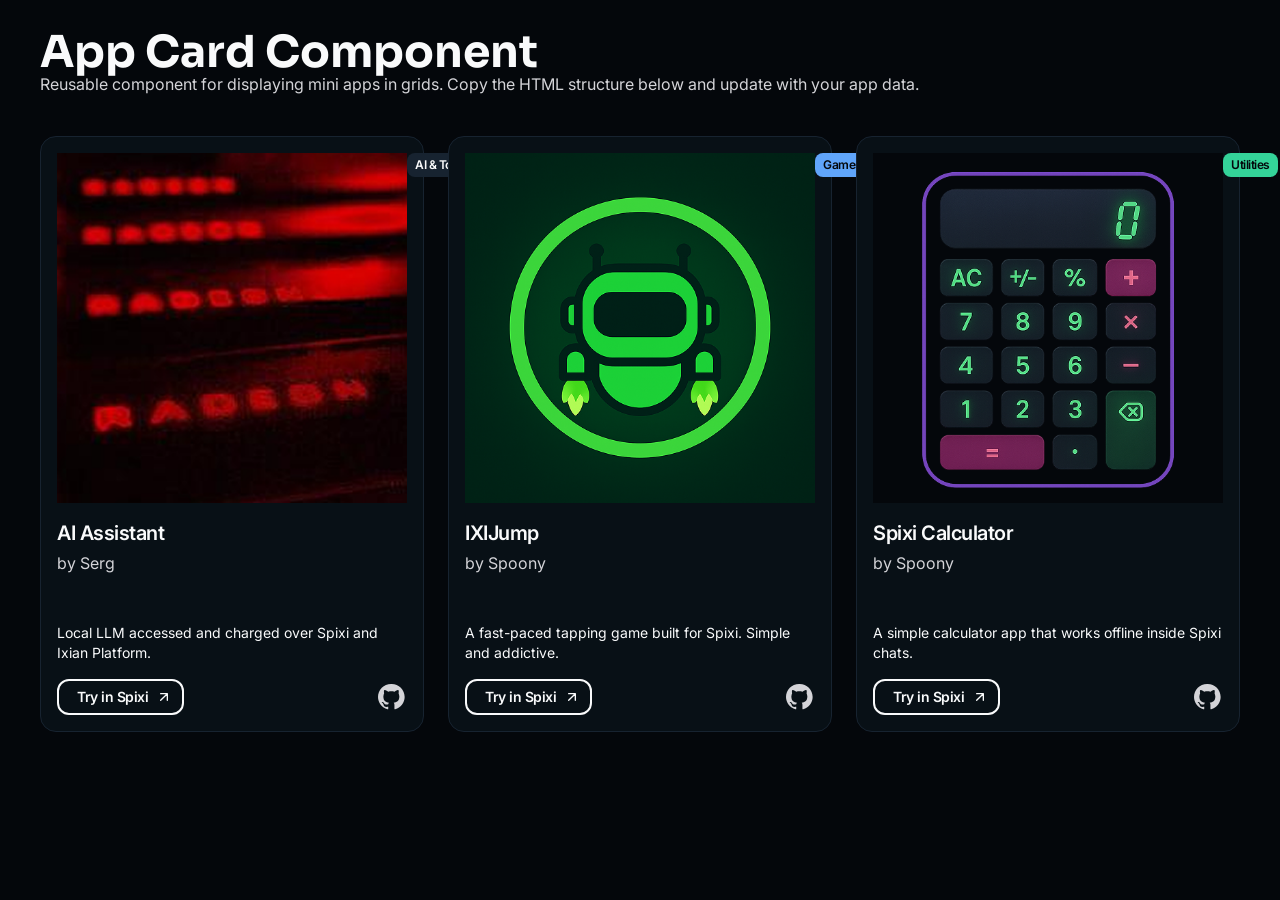
<file: docs/app-card-example.html>
<!DOCTYPE html>
<html lang="en">
<head>
  <meta charset="UTF-8">
  <meta name="viewport" content="width=device-width, initial-scale=1.0">
  <title>App Card Component - Usage Example</title>
  <link rel="stylesheet" href="../assets/css/variables.css">
  <link rel="stylesheet" href="../assets/css/styles.css">
  <link rel="preconnect" href="https://fonts.googleapis.com">
  <link rel="preconnect" href="https://fonts.gstatic.com" crossorigin>
  <link href="https://fonts.googleapis.com/css2?family=Inter:wght@400;600;700&family=Sora:wght@400;600;700&display=swap" rel="stylesheet">
  <style>
    body {
      padding: 40px;
      background-color: var(--color-surface-01);
      max-width: 1440px;
      margin: 0 auto;
    }
    .example-grid {
      display: grid;
      grid-template-columns: repeat(auto-fit, minmax(340px, 1fr));
      gap: 24px;
      margin-top: 40px;
    }
    h1 {
      color: var(--color-text-01);
      font-family: var(--display-md-font-family);
      font-size: var(--display-md-font-size);
      margin-bottom: 8px;
    }
    p {
      color: var(--color-text-02);
      font-family: var(--body-md-font-family);
      font-size: var(--body-md-font-size);
      margin-bottom: 40px;
    }
  </style>
</head>
<body>
  <h1>App Card Component</h1>
  <p>Reusable component for displaying mini apps in grids. Copy the HTML structure below and update with your app data.</p>

  <div class="example-grid">
    
    <!-- Example 1: AI Assistant -->
    <article class="app-card">
      <div class="app-card__header">
        <img src="../assets/images/ai-assistant.png" alt="AI Assistant" class="app-card__image">
        <span class="badge">AI & Tools</span>
      </div>
      <div class="app-card__content">
        <div class="app-card__details">
          <div class="app-card__meta">
            <h3 class="app-card__title">AI Assistant</h3>
            <p class="app-card__author">by Serg</p>
          </div>
          <p class="app-card__description">Local LLM accessed and charged over Spixi and Ixian Platform.</p>
        </div>
      </div>
      <div class="app-card__footer">
        <a href="#" class="btn btn-sm btn-outlined">
          <span class="btn__label">Try in Spixi</span>
          <span class="btn__icon btn__icon--trailing">
            <svg width="16" height="16" viewBox="0 0 24 24" fill="none" xmlns="http://www.w3.org/2000/svg">
              <path d="M7 17L17 7M17 7H7M17 7V17" stroke="currentColor" stroke-width="2" stroke-linecap="round" stroke-linejoin="round"/>
            </svg>
          </span>
        </a>
        <a href="https://github.com/ProjectIxian/Spixi" class="app-card__github" aria-label="View on GitHub" target="_blank" rel="noopener noreferrer">
          <svg width="32" height="32" viewBox="0 0 32 32" fill="none" xmlns="http://www.w3.org/2000/svg">
            <path d="M16 3C8.82 3 3 8.82 3 16C3 21.75 7.03 26.56 12.44 28.25C13.04 28.36 13.25 27.99 13.25 27.67C13.25 27.38 13.24 26.62 13.24 25.81C9.5 26.54 8.8 24.62 8.6 23.63C8.49 23.13 7.9 22.25 7.37 21.96C6.94 21.75 6.34 21.02 7.36 21.01C8.3 21 8.94 21.85 9.12 22.22C10.22 24.03 11.97 23.51 13.28 23.19C13.38 22.49 13.67 21.96 13.99 21.65C11.24 21.34 8.36 20.3 8.36 15.56C8.36 14.21 8.85 13.1 9.14 12.23C9.03 11.92 8.64 10.69 9.25 9.05C9.25 9.05 10.28 8.73 13.25 10.72C14.25 10.44 15.3 10.3 16.35 10.3C17.4 10.3 18.45 10.44 19.45 10.72C22.42 8.72 23.45 9.05 23.45 9.05C24.06 10.69 23.67 11.92 23.56 12.23C23.85 13.1 24.34 14.2 24.34 15.56C24.34 20.31 21.45 21.34 18.7 21.65C19.1 22 19.44 22.67 19.44 23.72C19.44 25.25 19.43 26.48 19.43 27.67C19.43 27.99 19.64 28.37 20.24 28.25C25.63 26.56 29.66 21.74 29.66 16C29.66 8.82 23.84 3 16.66 3H16Z" fill="currentColor"/>
          </svg>
        </a>
      </div>
    </article>

    <!-- Example 2: IXIJump -->
    <article class="app-card">
      <div class="app-card__header">
        <img src="../assets/images/ixijump.png" alt="IXIJump" class="app-card__image">
        <span class="badge badge--info">Games</span>
      </div>
      <div class="app-card__content">
        <div class="app-card__details">
          <div class="app-card__meta">
            <h3 class="app-card__title">IXIJump</h3>
            <p class="app-card__author">by Spoony</p>
          </div>
          <p class="app-card__description">A fast-paced tapping game built for Spixi. Simple and addictive.</p>
        </div>
      </div>
      <div class="app-card__footer">
        <a href="#" class="btn btn-sm btn-outlined">
          <span class="btn__label">Try in Spixi</span>
          <span class="btn__icon btn__icon--trailing">
            <svg width="16" height="16" viewBox="0 0 24 24" fill="none" xmlns="http://www.w3.org/2000/svg">
              <path d="M7 17L17 7M17 7H7M17 7V17" stroke="currentColor" stroke-width="2" stroke-linecap="round" stroke-linejoin="round"/>
            </svg>
          </span>
        </a>
        <a href="https://github.com/ProjectIxian/Spixi" class="app-card__github" aria-label="View on GitHub" target="_blank" rel="noopener noreferrer">
          <svg width="32" height="32" viewBox="0 0 32 32" fill="none" xmlns="http://www.w3.org/2000/svg">
            <path d="M16 3C8.82 3 3 8.82 3 16C3 21.75 7.03 26.56 12.44 28.25C13.04 28.36 13.25 27.99 13.25 27.67C13.25 27.38 13.24 26.62 13.24 25.81C9.5 26.54 8.8 24.62 8.6 23.63C8.49 23.13 7.9 22.25 7.37 21.96C6.94 21.75 6.34 21.02 7.36 21.01C8.3 21 8.94 21.85 9.12 22.22C10.22 24.03 11.97 23.51 13.28 23.19C13.38 22.49 13.67 21.96 13.99 21.65C11.24 21.34 8.36 20.3 8.36 15.56C8.36 14.21 8.85 13.1 9.14 12.23C9.03 11.92 8.64 10.69 9.25 9.05C9.25 9.05 10.28 8.73 13.25 10.72C14.25 10.44 15.3 10.3 16.35 10.3C17.4 10.3 18.45 10.44 19.45 10.72C22.42 8.72 23.45 9.05 23.45 9.05C24.06 10.69 23.67 11.92 23.56 12.23C23.85 13.1 24.34 14.2 24.34 15.56C24.34 20.31 21.45 21.34 18.7 21.65C19.1 22 19.44 22.67 19.44 23.72C19.44 25.25 19.43 26.48 19.43 27.67C19.43 27.99 19.64 28.37 20.24 28.25C25.63 26.56 29.66 21.74 29.66 16C29.66 8.82 23.84 3 16.66 3H16Z" fill="currentColor"/>
          </svg>
        </a>
      </div>
    </article>

    <!-- Example 3: Calculator -->
    <article class="app-card">
      <div class="app-card__header">
        <img src="../assets/images/calculator.png" alt="Spixi Calculator" class="app-card__image">
        <span class="badge badge--success">Utilities</span>
      </div>
      <div class="app-card__content">
        <div class="app-card__details">
          <div class="app-card__meta">
            <h3 class="app-card__title">Spixi Calculator</h3>
            <p class="app-card__author">by Spoony</p>
          </div>
          <p class="app-card__description">A simple calculator app that works offline inside Spixi chats.</p>
        </div>
      </div>
      <div class="app-card__footer">
        <a href="#" class="btn btn-sm btn-outlined">
          <span class="btn__label">Try in Spixi</span>
          <span class="btn__icon btn__icon--trailing">
            <svg width="16" height="16" viewBox="0 0 24 24" fill="none" xmlns="http://www.w3.org/2000/svg">
              <path d="M7 17L17 7M17 7H7M17 7V17" stroke="currentColor" stroke-width="2" stroke-linecap="round" stroke-linejoin="round"/>
            </svg>
          </span>
        </a>
        <a href="https://github.com/ProjectIxian/Spixi" class="app-card__github" aria-label="View on GitHub" target="_blank" rel="noopener noreferrer">
          <svg width="32" height="32" viewBox="0 0 32 32" fill="none" xmlns="http://www.w3.org/2000/svg">
            <path d="M16 3C8.82 3 3 8.82 3 16C3 21.75 7.03 26.56 12.44 28.25C13.04 28.36 13.25 27.99 13.25 27.67C13.25 27.38 13.24 26.62 13.24 25.81C9.5 26.54 8.8 24.62 8.6 23.63C8.49 23.13 7.9 22.25 7.37 21.96C6.94 21.75 6.34 21.02 7.36 21.01C8.3 21 8.94 21.85 9.12 22.22C10.22 24.03 11.97 23.51 13.28 23.19C13.38 22.49 13.67 21.96 13.99 21.65C11.24 21.34 8.36 20.3 8.36 15.56C8.36 14.21 8.85 13.1 9.14 12.23C9.03 11.92 8.64 10.69 9.25 9.05C9.25 9.05 10.28 8.73 13.25 10.72C14.25 10.44 15.3 10.3 16.35 10.3C17.4 10.3 18.45 10.44 19.45 10.72C22.42 8.72 23.45 9.05 23.45 9.05C24.06 10.69 23.67 11.92 23.56 12.23C23.85 13.1 24.34 14.2 24.34 15.56C24.34 20.31 21.45 21.34 18.7 21.65C19.1 22 19.44 22.67 19.44 23.72C19.44 25.25 19.43 26.48 19.43 27.67C19.43 27.99 19.64 28.37 20.24 28.25C25.63 26.56 29.66 21.74 29.66 16C29.66 8.82 23.84 3 16.66 3H16Z" fill="currentColor"/>
          </svg>
        </a>
      </div>
    </article>

  </div>

</body>
</html>
</file>
<file: assets/css/variables.css>
/**
 * Spixi Design System v2 - CSS Variables
 * Generated from Figma Design System
 * 
 * Uses Dark Mode as default
 * Light mode available via [data-theme="light"]
 */

:root {
  /* ========================================
     COLOR TOKENS - DARK MODE (DEFAULT)
     ======================================== */
  
  /* Text Colors */
  --color-text-01: #f9fafb;
  --color-text-02: #d4d4d8;
  --color-text-disabled: #3f3f46;
  --color-text-on-action: #f9fafb;
  --color-text-on-disabled: #d4d4d8;
  --color-text-inverse-01: #04070b;
  --color-text-inverse-02: #172330;
  --color-text-accent: #c987d9;
  
  /* Text Action States */
  --color-text-action-default: #51a3f6;
  --color-text-action-hover: #0b70d5;
  --color-text-action-pressed: #0456a9;
  --color-text-action-disabled: #71717a;
  
  /* Text Semantic */
  --color-text-info: #60a5fa;
  --color-text-info-inverse: #1e40af;
  --color-text-success: #34d399;
  --color-text-success-inverse: #065f46;
  --color-text-warning: #fbbf24;
  --color-text-warning-inverse: #92400e;
  --color-text-error: #f87171;
  --color-text-error-inverse: #991b1b;
  
  /* Surface Colors */
  --color-surface-01: #04070b;
  --color-surface-02: #081016;
  --color-surface-03: #0e1820;
  --color-surface-04: #172330;
  --color-surface-disabled: #3f3f46;
  --color-surface-inverse-01: #f3f4f6;
  --color-surface-inverse-02: #e5e7eb;
  --color-surface-accent: #c987d9;
  
  /* Surface Action States */
  --color-surface-action-default: #0b70d5;
  --color-surface-action-hover: #0456a9;
  --color-surface-action-pressed: #003d7a;
  --color-surface-action-disabled: #71717a;
  
  /* Surface Semantic */
  --color-surface-info: #60a5fa;
  --color-surface-info-inverse: #1e40af;
  --color-surface-success: #34d399;
  --color-surface-success-inverse: #065f46;
  --color-surface-warning: #fbbf24;
  --color-surface-warning-inverse: #92400e;
  --color-surface-error: #f87171;
  --color-surface-error-inverse: #991b1b;
  
  /* Icon Colors */
  --color-icon-01: #f9fafb;
  --color-icon-02: #d4d4d8;
  --color-icon-on-action: #f9fafb;
  --color-icon-on-disabled: #d4d4d8;
  --color-icon-inverse-01: #04070b;
  --color-icon-inverse-02: #172330;
  --color-icon-accent: #c987d9;
  
  /* Icon Action States */
  --color-icon-action-default: #0b70d5;
  --color-icon-action-hover: #0456a9;
  --color-icon-action-pressed: #003d7a;
  --color-icon-action-disabled: #71717a;
  
  /* Icon Semantic */
  --color-icon-info: #93c5fd;
  --color-icon-info-inverse: #1e40af;
  --color-icon-success: #34d399;
  --color-icon-success-inverse: #065f46;
  --color-icon-warning: #fbbf24;
  --color-icon-warning-inverse: #92400e;
  --color-icon-error: #f87171;
  --color-icon-error-inverse: #991b1b;
  
  /* Outline Colors */
  --color-outline-01: #0e1820;
  --color-outline-02: #172330;
  --color-outline-03: #3f3f46;
  --color-outline-disabled: #52525b;
  --color-outline-inverse: #f9fafb;
  --color-outline-inverse-2: #e5e7eb;
  --color-outline-accent: #c987d9;
  
  /* Outline Action Primary States */
  --color-outline-action-primary-default: #0b70d5;
  --color-outline-action-primary-hover: #0456a9;
  --color-outline-action-primary-pressed: #003d7a;
  --color-outline-action-primary-disabled: #71717a;
  
  /* Outline Action Secondary States */
  --color-outline-action-secondary-default: #f9fafb;
  --color-outline-action-secondary-hover: #e5e7eb;
  --color-outline-action-secondary-pressed: #a1a1aa;
  --color-outline-action-secondary-disabled: #71717a;
  
  /* Outline Semantic */
  --color-outline-success: #34d399;
  --color-outline-success-inverse: #065f46;
  --color-outline-warning: #fbbf24;
  --color-outline-warning-inverse: #92400e;
  --color-outline-error: #f87171;
  --color-outline-error-inverse: #991b1b;
  
  /* ========================================
     SPACING TOKENS
     ======================================== */
  
  --spacing-none: 0px;
  --spacing-3xs: 2px;
  --spacing-xxs: 4px;
  --spacing-xs: 8px;
  --spacing-sm: 12px;
  --spacing-md: 16px;
  --spacing-lg: 20px;
  --spacing-xl: 24px;
  --spacing-xxl: 32px;
  --spacing-3xl: 40px;
  --spacing-super: 64px;
  --spacing-super-lg: 80px;
  --spacing-super-xl: 100px;
  --spacing-super-xxl: 120px;
  
  /* Negative Spacing */
  --spacing-negative-3xl: -40px;
  --spacing-negative-super: -64px;
  --spacing-negative-super-lg: -80px;
  --spacing-negative-super-xl: -100px;
  --spacing-negative-super-xxl: -120px;
  
  /* ========================================
     CORNER RADIUS TOKENS
     ======================================== */
  
  --corner-radius-none: 0px;
  --corner-radius-xxs: 2px;
  --corner-radius-xs: 4px;
  --corner-radius-sm: 8px;
  --corner-radius-md: 12px;
  --corner-radius-lg: 16px;
  --corner-radius-lg-plus: 20px;
  --corner-radius-xl: 24px;
  --corner-radius-xxl: 32px;
  --corner-radius-full: 800px;
  
  /* ========================================
     OUTLINE WIDTH TOKENS
     ======================================== */
  
  --outline-width-sm: 1px;
  --outline-width-md: 2px;
  --outline-width-lg: 4px;
  
  /* ========================================
     TYPOGRAPHY - DISPLAY (Desktop)
     ======================================== */
  
  /* Display Large */
  --display-lg-font-family: 'Sora', sans-serif;
  --display-lg-font-size: 56px;
  --display-lg-font-weight: 600;
  --display-lg-line-height: 64px;
  --display-lg-letter-spacing: -2px;
  
  /* Display Medium */
  --display-md-font-family: 'Sora', sans-serif;
  --display-md-font-size: 44px;
  --display-md-font-weight: 600;
  --display-md-line-height: 52px;
  --display-md-letter-spacing: -2px;
  
  /* ========================================
     TYPOGRAPHY - HEADING (Desktop)
     ======================================== */
  
  /* Heading Large */
  --heading-lg-font-family: 'Sora', sans-serif;
  --heading-lg-font-size: 32px;
  --heading-lg-font-weight: 600;
  --heading-lg-line-height: 44px;
  --heading-lg-letter-spacing: -1px;
  
  /* Heading Medium */
  --heading-md-font-family: 'Inter', sans-serif;
  --heading-md-font-size: 24px;
  --heading-md-font-weight: 600;
  --heading-md-line-height: 36px;
  --heading-md-letter-spacing: -1px;
  
  /* Heading Small */
  --heading-sm-font-family: 'Inter', sans-serif;
  --heading-sm-font-size: 20px;
  --heading-sm-font-weight: 600;
  --heading-sm-line-height: 28px;
  --heading-sm-letter-spacing: -0.5px;
  
  /* Heading XSmall */
  --heading-xs-font-family: 'Inter', sans-serif;
  --heading-xs-font-size: 20px;
  --heading-xs-font-weight: 600;
  --heading-xs-line-height: 28px;
  --heading-xs-letter-spacing: -0.5px;
  
  /* ========================================
     TYPOGRAPHY - LABEL (Desktop)
     ======================================== */
  
  /* Label Large */
  --label-lg-font-family: 'Inter', sans-serif;
  --label-lg-font-size: 18px;
  --label-lg-font-weight: 600;
  --label-lg-line-height: 28px;
  --label-lg-letter-spacing: -0.5px;
  
  /* Label Medium */
  --label-md-font-family: 'Inter', sans-serif;
  --label-md-font-size: 16px;
  --label-md-font-weight: 600;
  --label-md-line-height: 24px;
  --label-md-letter-spacing: -0.5px;
  
  /* Label Small */
  --label-sm-font-family: 'Inter', sans-serif;
  --label-sm-font-size: 14px;
  --label-sm-font-weight: 600;
  --label-sm-line-height: 20px;
  --label-sm-letter-spacing: -0.5px;
  
  /* Label XSmall */
  --label-xs-font-family: 'Inter', sans-serif;
  --label-xs-font-size: 12px;
  --label-xs-font-weight: 600;
  --label-xs-line-height: 16px;
  --label-xs-letter-spacing: -0.5px;
  
  /* ========================================
     TYPOGRAPHY - BODY (Desktop)
     ======================================== */
  
  /* Body Large */
  --body-lg-font-family: 'Inter', sans-serif;
  --body-lg-font-size: 18px;
  --body-lg-font-weight: 400;
  --body-lg-line-height: 28px;
  --body-lg-letter-spacing: -0.25px;
  
  /* Body Medium */
  --body-md-font-family: 'Inter', sans-serif;
  --body-md-font-size: 16px;
  --body-md-font-weight: 400;
  --body-md-line-height: 24px;
  --body-md-letter-spacing: 0px;
  
  /* Body Small */
  --body-sm-font-family: 'Inter', sans-serif;
  --body-sm-font-size: 14px;
  --body-sm-font-weight: 400;
  --body-sm-line-height: 20px;
  --body-sm-letter-spacing: 0px;
  
  /* Body XSmall */
  --body-xs-font-family: 'Inter', sans-serif;
  --body-xs-font-size: 12px;
  --body-xs-font-weight: 400;
  --body-xs-line-height: 16px;
  --body-xs-letter-spacing: 0px;
  
  /* ========================================
     ADDITIONAL TOKENS
     ======================================== */
  
  /* Shadows */
  --shadow-sm: 0 1px 2px 0 rgba(0, 0, 0, 0.05);
  --shadow-md: 0 4px 6px -1px rgba(0, 0, 0, 0.1), 0 2px 4px -1px rgba(0, 0, 0, 0.06);
  --shadow-lg: 0 10px 15px -3px rgba(0, 0, 0, 0.1), 0 4px 6px -2px rgba(0, 0, 0, 0.05);
  --shadow-xl: 0 20px 25px -5px rgba(0, 0, 0, 0.1), 0 10px 10px -5px rgba(0, 0, 0, 0.04);
  --shadow-2xl: 0 25px 50px -12px rgba(0, 0, 0, 0.25);
  
  /* Glow Shadows */
  --shadow-glow-accent: 0 0 20px rgba(201, 135, 217, 0.3);
  --shadow-glow-action: 0 0 20px rgba(11, 112, 213, 0.3);
  
  /* Transitions */
  --transition-fast: 150ms ease;
  --transition-base: 200ms ease;
  --transition-slow: 300ms ease;
  
  /* Z-Index */
  --z-index-base: 1;
  --z-index-dropdown: 100;
  --z-index-sticky: 200;
  --z-index-fixed: 300;
  --z-index-modal: 500;
  --z-index-tooltip: 700;
  --z-index-nav: 1000;
  --z-index-mobile-menu: 2000;
  
  /* Opacity */
  --opacity-disabled: 0.4;
  --opacity-hover: 0.8;
  --opacity-light: 0.6;
}

/* ========================================
   LIGHT MODE
   ======================================== */

[data-theme="light"] {
  /* Text Colors */
  --color-text-01: #04070b;
  --color-text-02: #172330;
  --color-text-disabled: #a1a1aa;
  --color-text-on-action: #f9fafb;
  --color-text-on-disabled: #3f3f46;
  --color-text-inverse-01: #f9fafb;
  --color-text-inverse-02: #e5e7eb;
  --color-text-accent: #ad4fc4;
  
  /* Text Action States */
  --color-text-action-default: #003d7a;
  --color-text-action-hover: #002e5c;
  --color-text-action-pressed: #052442;
  --color-text-action-disabled: #52525b;
  
  /* Text Semantic */
  --color-text-info: #2563eb;
  --color-text-info-inverse: #93c5fd;
  --color-text-success: #059669;
  --color-text-success-inverse: #6ee7b7;
  --color-text-warning: #d97706;
  --color-text-warning-inverse: #fcd34d;
  --color-text-error: #dc2626;
  --color-text-error-inverse: #fca5a5;
  
  /* Surface Colors */
  --color-surface-01: #f9fafb;
  --color-surface-02: #f3f4f6;
  --color-surface-03: #e5e7eb;
  --color-surface-04: #d4d4d8;
  --color-surface-disabled: #a1a1aa;
  --color-surface-inverse-01: #081016;
  --color-surface-inverse-02: #0e1820;
  --color-surface-accent: #ad4fc4;
  
  /* Surface Action States */
  --color-surface-action-default: #0456a9;
  --color-surface-action-hover: #003d7a;
  --color-surface-action-pressed: #002e5c;
  --color-surface-action-disabled: #a1a1aa;
  
  /* Surface Semantic */
  --color-surface-info: #2563eb;
  --color-surface-info-inverse: #93c5fd;
  --color-surface-success: #059669;
  --color-surface-success-inverse: #6ee7b7;
  --color-surface-warning: #d97706;
  --color-surface-warning-inverse: #fcd34d;
  --color-surface-error: #dc2626;
  --color-surface-error-inverse: #fca5a5;
  
  /* Icon Colors */
  --color-icon-01: #04070b;
  --color-icon-02: #172330;
  --color-icon-on-action: #f9fafb;
  --color-icon-on-disabled: #3f3f46;
  --color-icon-inverse-01: #f9fafb;
  --color-icon-inverse-02: #e5e7eb;
  --color-icon-accent: #ad4fc4;
  
  /* Icon Action States */
  --color-icon-action-default: #003d7a;
  --color-icon-action-hover: #002e5c;
  --color-icon-action-pressed: #052442;
  --color-icon-action-disabled: #a1a1aa;
  
  /* Icon Semantic */
  --color-icon-info: #1d4ed8;
  --color-icon-info-inverse: #93c5fd;
  --color-icon-success: #059669;
  --color-icon-success-inverse: #6ee7b7;
  --color-icon-warning: #d97706;
  --color-icon-warning-inverse: #fcd34d;
  --color-icon-error: #dc2626;
  --color-icon-error-inverse: #fca5a5;
  
  /* Outline Colors */
  --color-outline-01: #d4d4d8;
  --color-outline-02: #a1a1aa;
  --color-outline-03: #71717a;
  --color-outline-disabled: #a1a1aa;
  --color-outline-inverse: #081016;
  --color-outline-inverse-2: #172330;
  --color-outline-accent: #ad4fc4;
  
  /* Outline Action Primary States */
  --color-outline-action-primary-default: #003d7a;
  --color-outline-action-primary-hover: #002e5c;
  --color-outline-action-primary-pressed: #052442;
  --color-outline-action-primary-disabled: #b6d9fb;
  
  /* Outline Action Secondary States */
  --color-outline-action-secondary-default: #003d7a;
  --color-outline-action-secondary-hover: #002e5c;
  --color-outline-action-secondary-pressed: #052442;
  --color-outline-action-secondary-disabled: #b6d9fb;
  
  /* Outline Semantic */
  --color-outline-success: #059669;
  --color-outline-success-inverse: #6ee7b7;
  --color-outline-warning: #d97706;
  --color-outline-warning-inverse: #fcd34d;
  --color-outline-error: #dc2626;
  --color-outline-error-inverse: #fca5a5;
}

/* ========================================
   RESPONSIVE TYPOGRAPHY - MOBILE
   ======================================== */

@media (max-width: 768px) {
  :root {
    /* Display Typography - Mobile */
    --display-lg-font-size: 36px;
    --display-lg-line-height: 44px;
    --display-lg-letter-spacing: -1.5px;
    
    --display-md-font-size: 28px;
    --display-md-line-height: 36px;
    --display-md-letter-spacing: -1.5px;
    
    /* Heading Typography - Mobile */
    --heading-lg-font-size: 26px;
    --heading-lg-line-height: 32px;
    --heading-lg-letter-spacing: -1px;
    
    --heading-md-font-size: 22px;
    --heading-md-line-height: 28px;
    --heading-md-letter-spacing: -1px;
    
    --heading-sm-font-size: 18px;
    --heading-sm-line-height: 24px;
    
    --heading-xs-font-size: 18px;
    --heading-xs-line-height: 24px;
  }
}

/* ========================================
   UTILITY CLASSES
   ======================================== */

/* Display Typography */
.text-display-lg {
  font-family: var(--display-lg-font-family);
  font-size: var(--display-lg-font-size);
  font-weight: var(--display-lg-font-weight);
  line-height: var(--display-lg-line-height);
  letter-spacing: var(--display-lg-letter-spacing);
}

.text-display-md {
  font-family: var(--display-md-font-family);
  font-size: var(--display-md-font-size);
  font-weight: var(--display-md-font-weight);
  line-height: var(--display-md-line-height);
  letter-spacing: var(--display-md-letter-spacing);
}

/* Heading Typography */
.text-heading-lg {
  font-family: var(--heading-lg-font-family);
  font-size: var(--heading-lg-font-size);
  font-weight: var(--heading-lg-font-weight);
  line-height: var(--heading-lg-line-height);
  letter-spacing: var(--heading-lg-letter-spacing);
}

.text-heading-md {
  font-family: var(--heading-md-font-family);
  font-size: var(--heading-md-font-size);
  font-weight: var(--heading-md-font-weight);
  line-height: var(--heading-md-line-height);
  letter-spacing: var(--heading-md-letter-spacing);
}

.text-heading-sm {
  font-family: var(--heading-sm-font-family);
  font-size: var(--heading-sm-font-size);
  font-weight: var(--heading-sm-font-weight);
  line-height: var(--heading-sm-line-height);
  letter-spacing: var(--heading-sm-letter-spacing);
}

/* Label Typography */
.text-label-lg {
  font-family: var(--label-lg-font-family);
  font-size: var(--label-lg-font-size);
  font-weight: var(--label-lg-font-weight);
  line-height: var(--label-lg-line-height);
  letter-spacing: var(--label-lg-letter-spacing);
}

.text-label-md {
  font-family: var(--label-md-font-family);
  font-size: var(--label-md-font-size);
  font-weight: var(--label-md-font-weight);
  line-height: var(--label-md-line-height);
  letter-spacing: var(--label-md-letter-spacing);
}

.text-label-sm {
  font-family: var(--label-sm-font-family);
  font-size: var(--label-sm-font-size);
  font-weight: var(--label-sm-font-weight);
  line-height: var(--label-sm-line-height);
  letter-spacing: var(--label-sm-letter-spacing);
}

.text-label-xs {
  font-family: var(--label-xs-font-family);
  font-size: var(--label-xs-font-size);
  font-weight: var(--label-xs-font-weight);
  line-height: var(--label-xs-line-height);
  letter-spacing: var(--label-xs-letter-spacing);
}

/* Body Typography */
.text-body-lg {
  font-family: var(--body-lg-font-family);
  font-size: var(--body-lg-font-size);
  font-weight: var(--body-lg-font-weight);
  line-height: var(--body-lg-line-height);
  letter-spacing: var(--body-lg-letter-spacing);
}

.text-body-md {
  font-family: var(--body-md-font-family);
  font-size: var(--body-md-font-size);
  font-weight: var(--body-md-font-weight);
  line-height: var(--body-md-line-height);
  letter-spacing: var(--body-md-letter-spacing);
}

.text-body-sm {
  font-family: var(--body-sm-font-family);
  font-size: var(--body-sm-font-size);
  font-weight: var(--body-sm-font-weight);
  line-height: var(--body-sm-line-height);
  letter-spacing: var(--body-sm-letter-spacing);
}

.text-body-xs {
  font-family: var(--body-xs-font-family);
  font-size: var(--body-xs-font-size);
  font-weight: var(--body-xs-font-weight);
  line-height: var(--body-xs-line-height);
  letter-spacing: var(--body-xs-letter-spacing);
}
</file>
<file: assets/css/styles.css>
/**
 * Spixi App Directory - Styles
 * apps.spixi.io
 * 
 * Structure:
 * 1. Base/Reset
 * 2. Components
 *    - Buttons
 *    - Inputs
 *    - Badges
 *    - Navbar
 *    - App Cards
 * 3. Sections
 *    - Hero
 * 4. Layout
 *    - Container
 *    - Grid
 */


/* ========================================
   1. BASE / RESET
   ======================================== */

*,
*::before,
*::after {
  margin: 0;
  padding: 0;
  box-sizing: border-box;
}

html {
  -webkit-font-smoothing: antialiased;
  -moz-osx-font-smoothing: grayscale;
  scroll-behavior: smooth;
}

body {
  font-family: var(--body-md-font-family, 'Inter', sans-serif);
  font-size: var(--body-md-font-size, 16px);
  font-weight: var(--body-md-font-weight, 400);
  line-height: var(--body-md-line-height, 24px);
  background-color: var(--color-surface-01, #04070b);
  color: var(--color-text-01, #f9fafb);
  min-height: 100vh;
}

a {
  color: inherit;
  text-decoration: none;
}

button {
  font-family: inherit;
  cursor: pointer;
}

img {
  max-width: 100%;
  height: auto;
  display: block;
}

ul, ol {
  list-style: none;
}

input, textarea, select {
  font-family: inherit;
  font-size: inherit;
}


/* ========================================
   2. COMPONENTS - BUTTONS
   ======================================== */

/**
 * Button Component
 * Sizes: sm, md, lg
 * Variants: primary, outlined, text
 * States: default, hover, pressed, focus, disabled
 * 
 * Usage:
 * <button class="btn btn-md btn-primary">
 *   <span class="btn__label">Label</span>
 * </button>
 */

.btn {
  display: inline-flex;
  align-items: center;
  justify-content: center;
  gap: var(--spacing-none, 0);
  border: none;
  cursor: pointer;
  text-decoration: none;
  position: relative;
  transition:
    background-color var(--transition-base, 200ms ease),
    border-color var(--transition-base, 200ms ease),
    color var(--transition-base, 200ms ease),
    box-shadow var(--transition-base, 200ms ease);
}

.btn:focus {
  outline: none;
}

.btn:disabled,
.btn.disabled {
  cursor: not-allowed;
  pointer-events: none;
}

/* Button Label Container */
.btn__label {
  display: flex;
  align-items: center;
  justify-content: center;
  padding: var(--spacing-none, 0) var(--spacing-xs, 8px);
}

/* Button Icon */
.btn__icon {
  display: inline-flex;
  align-items: center;
  justify-content: center;
  flex-shrink: 0;
}

.btn__icon svg {
  width: 100%;
  height: 100%;
  fill: currentColor;
}

/* ----- Button Sizes ----- */

/* Small */
.btn-sm {
  padding: var(--spacing-xs, 8px) var(--spacing-sm, 12px);
  border-radius: var(--corner-radius-md, 12px);
  font-family: var(--label-sm-font-family, 'Inter', sans-serif);
  font-size: var(--label-sm-font-size, 14px);
  font-weight: var(--label-sm-font-weight, 600);
  line-height: var(--label-sm-line-height, 20px);
  letter-spacing: -0.5px;
}

.btn-sm .btn__icon {
  width: 16px;
  height: 16px;
}

/* Medium */
.btn-md {
  padding: var(--spacing-sm, 12px) var(--spacing-md, 16px);
  border-radius: var(--corner-radius-lg, 16px);
  font-family: var(--label-md-font-family, 'Inter', sans-serif);
  font-size: var(--label-md-font-size, 16px);
  font-weight: var(--label-md-font-weight, 600);
  line-height: var(--label-md-line-height, 24px);
  letter-spacing: -0.5px;
}

.btn-md .btn__icon {
  width: 22px;
  height: 22px;
}

/* Large */
.btn-lg {
  padding: var(--spacing-sm, 12px) var(--spacing-md, 16px);
  border-radius: var(--corner-radius-md, 12px);
  min-height: 64px;
  font-family: var(--label-md-font-family, 'Inter', sans-serif);
  font-size: var(--label-md-font-size, 16px);
  font-weight: var(--label-md-font-weight, 600);
  line-height: var(--label-md-line-height, 24px);
  letter-spacing: -0.5px;
}

.btn-lg .btn__icon {
  width: 24px;
  height: 24px;
}

.btn-lg .btn__label {
  flex-direction: column;
  align-items: flex-start;
  gap: var(--spacing-3xs, 2px);
  text-align: left;
}

.btn-lg .btn__sublabel {
  font-family: var(--body-xs-font-family, 'Inter', sans-serif);
  font-size: var(--body-xs-font-size, 12px);
  font-weight: var(--body-xs-font-weight, 400);
  line-height: var(--body-xs-line-height, 16px);
  letter-spacing: 0;
}

/* ----- Button Variants ----- */

/* Primary */
.btn-primary {
  background-color: var(--color-surface-action-default, #0b70d5);
  color: var(--color-text-on-action, #f9fafb);
}

.btn-primary:hover {
  background-color: var(--color-surface-action-hover, #0456a9);
}

.btn-primary:active,
.btn-primary.pressed {
  background-color: var(--color-surface-action-pressed, #003d7a);
}

.btn-primary:focus-visible,
.btn-primary.focus {
  background-color: var(--color-surface-action-hover, #0456a9);
  box-shadow: 0 0 0 2px var(--color-surface-01, #04070b), 
              0 0 0 4px var(--color-outline-action-secondary-default, #f9fafb);
}

.btn-primary:disabled,
.btn-primary.disabled {
  background-color: var(--color-surface-action-disabled, #71717a);
  color: var(--color-text-on-disabled, #d4d4d8);
}

/* Outlined */
.btn-outlined {
  background-color: transparent;
  border: var(--outline-width-md, 2px) solid var(--color-outline-action-secondary-default, #f9fafb);
  color: var(--color-text-01, #f9fafb);
}

.btn-outlined.btn-sm {
  padding: calc(var(--spacing-xs, 8px) - 2px) calc(var(--spacing-sm, 12px) - 2px);
}

.btn-outlined.btn-md {
  padding: calc(var(--spacing-sm, 12px) - 2px) calc(var(--spacing-md, 16px) - 2px);
}

.btn-outlined.btn-lg {
  padding: calc(var(--spacing-sm, 12px) - 1px) calc(var(--spacing-md, 16px) - 1px);
  border-width: 1px;
  min-height: 66px;
}

.btn-outlined:hover {
  background-color: var(--color-surface-inverse-02, #e5e7eb);
  border-color: var(--color-outline-action-secondary-hover, #e5e7eb);
  color: var(--color-text-action-hover, #0b70d5);
}

.btn-outlined.btn-lg:hover {
  background-color: var(--color-surface-04, #172330);
  border-color: var(--color-outline-inverse, #f9fafb);
  color: var(--color-text-on-action, #f9fafb);
}

.btn-outlined:active,
.btn-outlined.pressed {
  background-color: var(--color-surface-inverse-01, #f3f4f6);
  border-color: var(--color-outline-action-secondary-pressed, #a1a1aa);
  color: var(--color-text-inverse-01, #04070b);
}

.btn-outlined.btn-lg:active,
.btn-outlined.btn-lg.pressed {
  background-color: var(--color-surface-03, #0e1820);
  border-color: var(--color-outline-inverse, #f9fafb);
  color: var(--color-text-on-action, #f9fafb);
}

.btn-outlined:focus-visible,
.btn-outlined.focus {
  background-color: var(--color-surface-inverse-02, #e5e7eb);
  border-color: var(--color-outline-action-secondary-hover, #e5e7eb);
  color: var(--color-text-action-hover, #0b70d5);
  box-shadow: 0 0 0 4px var(--color-outline-action-secondary-hover, #e5e7eb);
}

.btn-outlined.btn-lg:focus-visible,
.btn-outlined.btn-lg.focus {
  background-color: var(--color-surface-04, #172330);
  border-color: var(--color-outline-inverse, #f9fafb);
  color: var(--color-text-on-action, #f9fafb);
  box-shadow: 0 0 0 4px var(--color-outline-action-secondary-default, #f9fafb);
}

.btn-outlined:disabled,
.btn-outlined.disabled {
  background-color: transparent;
  border-color: var(--color-outline-action-secondary-disabled, #71717a);
  color: var(--color-text-action-disabled, #71717a);
}

/* Text */
.btn-text {
  background-color: transparent;
  color: var(--color-text-01, #f9fafb);
  border: none;
}

.btn-text.btn-sm,
.btn-text.btn-md {
  padding: var(--spacing-xxs, 4px);
  border-radius: var(--corner-radius-lg, 16px);
}

.btn-text:hover {
  background-color: var(--color-surface-04, #172330);
  border-radius: var(--corner-radius-sm, 8px);
}

.btn-text:active,
.btn-text.pressed {
  background-color: var(--color-surface-02, #081016);
  border-radius: var(--corner-radius-sm, 8px);
}

.btn-text:focus-visible,
.btn-text.focus {
  background-color: var(--color-surface-04, #172330);
  border-radius: var(--corner-radius-sm, 8px);
  box-shadow: 0 0 0 4px var(--color-outline-action-secondary-hover, #e5e7eb);
}

.btn-text:disabled,
.btn-text.disabled {
  background-color: transparent;
  color: var(--color-text-action-disabled, #71717a);
}

/* Icon positioning */
.btn .btn__icon--leading {
  order: -1;
}

.btn .btn__icon--trailing {
  order: 1;
}

/* Icon-only buttons */
.btn-icon-only {
  padding: var(--spacing-xs, 8px);
}

.btn-icon-only.btn-md {
  padding: var(--spacing-sm, 12px);
}

.btn-icon-only.btn-lg {
  padding: var(--spacing-sm, 12px);
}

/* Full width button */
.btn-block {
  width: 100%;
}

/* Button group */
.btn-group {
  display: inline-flex;
  gap: var(--spacing-xs, 8px);
}

.btn-group--vertical {
  flex-direction: column;
}


/* ========================================
   2. COMPONENTS - INPUTS
   ======================================== */

/**
 * Input Component
 * States: default, hover, focus, error, disabled
 * 
 * Usage:
 * <div class="input">
 *   <input type="text" class="input__field" placeholder="Find">
 *   <span class="input__icon"><svg>...</svg></span>
 * </div>
 */

.input {
  display: flex;
  align-items: center;
  gap: var(--spacing-xs, 8px);
  padding: var(--spacing-md, 16px);
  border-radius: var(--corner-radius-lg, 16px);
  background-color: var(--color-surface-03, #0e1820);
  border: var(--outline-width-sm, 1px) solid transparent;
  width: 100%;
  transition:
    background-color var(--transition-base, 200ms ease),
    border-color var(--transition-base, 200ms ease);
}

.input__field {
  flex: 1;
  min-width: 0;
  background: transparent;
  border: none;
  outline: none;
  font-family: var(--body-md-font-family, 'Inter', sans-serif);
  font-size: var(--body-md-font-size, 16px);
  font-weight: var(--body-md-font-weight, 400);
  line-height: var(--body-md-line-height, 24px);
  letter-spacing: 0;
  color: var(--color-text-01, #f9fafb);
}

.input__field::placeholder {
  color: var(--color-text-02, #d4d4d8);
}

.input__icon {
  display: flex;
  align-items: center;
  justify-content: center;
  flex-shrink: 0;
  width: 24px;
  height: 24px;
  color: var(--color-icon-02, #d4d4d8);
}

.input__icon svg {
  width: 100%;
  height: 100%;
  fill: currentColor;
}

/* Input - Hover */
.input:hover {
  background-color: var(--color-surface-04, #172330);
  border-color: var(--color-outline-action-primary-hover, #0456a9);
}

/* Input - Focus */
.input:focus-within,
.input.input--focus {
  background-color: var(--color-surface-02, #081016);
  border-color: var(--color-outline-action-primary-default, #0b70d5);
}

/* Input - Error */
.input.input--error {
  background-color: var(--color-surface-03, #0e1820);
  border-color: var(--color-outline-error-inverse, #991b1b);
}

/* Input - Disabled */
.input.input--disabled,
.input:has(.input__field:disabled) {
  background-color: var(--color-surface-disabled, #3f3f46);
  cursor: not-allowed;
}

.input.input--disabled .input__field,
.input__field:disabled {
  color: var(--color-text-action-disabled, #71717a);
  cursor: not-allowed;
}

.input.input--disabled .input__field::placeholder,
.input__field:disabled::placeholder {
  color: var(--color-text-action-disabled, #71717a);
}

.input.input--disabled .input__icon,
.input:has(.input__field:disabled) .input__icon {
  color: var(--color-text-action-disabled, #71717a);
}

/* Input clear button */
.input__clear {
  display: flex;
  align-items: center;
  justify-content: center;
  width: 24px;
  height: 24px;
  padding: 0;
  background: transparent;
  border: none;
  cursor: pointer;
  color: var(--color-icon-02, #d4d4d8);
  transition: color var(--transition-base, 200ms ease);
}

.input__clear:hover {
  color: var(--color-icon-01, #f9fafb);
}


/* ========================================
   2. COMPONENTS - BADGES
   ======================================== */

/**
 * Badge Component
 * Variants: default, accent, info, success, warning, error
 * 
 * Usage:
 * <span class="badge">Category</span>
 */

.badge {
  display: inline-flex;
  align-items: center;
  padding: var(--spacing-xxs, 4px) var(--spacing-xs, 8px);
  background-color: var(--color-surface-04, #172330);
  border-radius: var(--corner-radius-sm, 8px);
  font-family: var(--label-xs-font-family, 'Inter', sans-serif);
  font-size: var(--label-xs-font-size, 12px);
  font-weight: var(--label-xs-font-weight, 600);
  line-height: var(--label-xs-line-height, 16px);
  letter-spacing: -0.5px;
  color: var(--color-text-01, #f9fafb);
  text-align: center;
  white-space: nowrap;
}

.badge--accent {
  background-color: var(--color-surface-accent, #c987d9);
  color: var(--color-text-inverse-01, #04070b);
}

.badge--info {
  background-color: var(--color-surface-info, #60a5fa);
  color: var(--color-text-inverse-01, #04070b);
}

.badge--success {
  background-color: var(--color-surface-success, #34d399);
  color: var(--color-text-inverse-01, #04070b);
}

.badge--warning {
  background-color: var(--color-surface-warning, #fbbf24);
  color: var(--color-text-inverse-01, #04070b);
}

.badge--error {
  background-color: var(--color-surface-error, #f87171);
  color: var(--color-text-inverse-01, #04070b);
}


/* ========================================
   2. COMPONENTS - NAVBAR
   ======================================== */

/**
 * Navbar Component
 * Desktop navigation bar with logo, nav links, and CTA button
 * 
 * Behavior:
 * - Transparent when at top of page
 * - Shows surface-01 background when scrolling up
 * - Hidden when scrolling down
 * 
 * Usage:
 * <nav class="navbar">
 *   <div class="navbar__container">
 *     <a href="/" class="navbar__logo">
 *       <img src="logo.svg" alt="Spixi" class="navbar__logo-icon">
 *       <span class="navbar__logo-text">Spixi</span>
 *     </a>
 *     <div class="navbar__nav">
 *       <a href="#features" class="navbar__link">Features</a>
 *       <a href="#how-it-works" class="navbar__link">How it works</a>
 *       <a href="#mini-apps" class="navbar__link">Mini Apps</a>
 *       <a href="#technology" class="navbar__link">Technology</a>
 *       <a href="#faq" class="navbar__link">FAQ</a>
 *     </div>
 *     <div class="navbar__actions">
 *       <button class="btn btn-md btn-outlined">
 *         <span class="btn__label">Download Spixi</span>
 *       </button>
 *     </div>
 *   </div>
 * </nav>
 */

.navbar {
  position: fixed;
  top: 0;
  left: 0;
  right: 0;
  width: 100%;
  height: 80px;
  background-color: transparent;
  transition: background-color var(--transition-slow, 300ms ease), transform var(--transition-slow, 300ms ease);
  z-index: var(--z-index-nav, 1000);
}

.navbar--scrolled {
  background-color: rgba(4, 7, 11, 0.8);
  backdrop-filter: blur(12px);
  -webkit-backdrop-filter: blur(12px);
}

.navbar--hidden {
  transform: translateY(-100%);
}

.navbar__container {
  display: flex;
  align-items: center;
  justify-content: space-between;
  width: 100%;
  max-width: 1440px;
  height: 100%;
  margin: 0 auto;
  padding: 0 var(--spacing-super-lg, 80px);
  gap: var(--spacing-md, 16px);
}

/* Logo */
.navbar__logo {
  display: flex;
  align-items: center;
  gap: var(--spacing-xxs, 4px);
  text-decoration: none;
  flex-shrink: 0;
}

.navbar__logo-icon {
  width: 32px;
  height: 32px;
  display: block;
}

.navbar__logo-text {
  font-family: var(--heading-md-font-family, 'Inter', sans-serif);
  font-size: var(--heading-md-font-size, 24px);
  font-weight: 600;
  line-height: var(--heading-md-line-height, 32px);
  color: var(--color-text-01, #f9fafb);
  letter-spacing: -0.5px;
}

/* Navigation Links */
.navbar__nav {
  display: flex;
  align-items: center;
  justify-content: center;
  gap: var(--spacing-super, 64px);
  flex: 1;
  flex-wrap: nowrap;
}

.navbar__link {
  display: inline-flex;
  align-items: center;
  justify-content: center;
  padding: var(--spacing-xxs, 4px);
  border-radius: var(--corner-radius-lg, 16px);
  font-family: var(--label-md-font-family, 'Inter', sans-serif);
  font-size: var(--label-md-font-size, 16px);
  font-weight: var(--label-md-font-weight, 600);
  line-height: var(--label-md-line-height, 24px);
  letter-spacing: -0.5px;
  color: var(--color-text-01, #f9fafb);
  text-decoration: none;
  white-space: nowrap;
  flex-shrink: 0;
  transition:
    background-color var(--transition-base, 200ms ease),
    border-radius var(--transition-base, 200ms ease);
}

/* Responsive nav spacing */
@media (max-width: 1440px) {
  .navbar__nav {
    gap: var(--spacing-xl, 24px);
  }
}

@media (max-width: 1200px) {
  .navbar__nav {
    gap: var(--spacing-md, 16px);
  }
}

@media (max-width: 1024px) {
  .navbar__container {
    padding: 0 var(--spacing-md, 16px);
  }

  .navbar__nav {
    gap: var(--spacing-sm, 12px);
  }
}

@media (max-width: 900px) {
  .navbar__nav {
    gap: var(--spacing-xs, 8px);
  }
}

.navbar__link:hover {
  background-color: var(--color-surface-04, #172330);
  border-radius: var(--corner-radius-sm, 8px);
}

.navbar__link--active {
  background-color: var(--color-surface-02, #081016);
  border-radius: var(--corner-radius-sm, 8px);
}

/* Actions */
.navbar__actions {
  display: flex;
  align-items: center;
  flex-shrink: 0;
}

/* Mobile Navigation */
.navbar__mobile {
  display: none;
}

/* Mobile Menu Overlay */
.mobile-menu {
  position: fixed;
  inset: 0;
  background-color: var(--color-surface-01, #04070b);
  z-index: var(--z-index-mobile-menu, 2000);
  display: flex;
  flex-direction: column;
  opacity: 0;
  visibility: hidden;
  transition: opacity var(--transition-slow, 300ms ease), visibility var(--transition-slow, 300ms ease);
}

.mobile-menu--open {
  opacity: 1;
  visibility: visible;
}

.mobile-menu__header {
  display: flex;
  align-items: center;
  justify-content: space-between;
  height: 80px;
  padding: 0 var(--spacing-md, 16px);
  border-bottom: 1px solid var(--color-outline-02, #172330);
}

.mobile-menu__logo img {
  width: 32px;
  height: 32px;
  display: block;
}

.mobile-menu__close {
  display: flex;
  align-items: center;
  justify-content: center;
  width: 40px;
  height: 40px;
  background: transparent;
  border: none;
  cursor: pointer;
  color: var(--color-text-01, #f9fafb);
  padding: 0;
  transition: background-color var(--transition-base, 200ms ease);
  border-radius: var(--corner-radius-sm, 8px);
}

.mobile-menu__close:hover {
  background-color: var(--color-surface-04, #172330);
}

.mobile-menu__nav {
  flex: 1;
  display: flex;
  flex-direction: column;
  justify-content: center;
  align-items: center;
  gap: var(--spacing-xxl, 32px);
  padding: var(--spacing-xl, 24px);
}

.mobile-menu__link {
  font-family: var(--label-md-font-family, 'Inter', sans-serif);
  font-size: var(--label-md-font-size, 16px);
  font-weight: var(--label-md-font-weight, 600);
  line-height: var(--label-md-line-height, 24px);
  letter-spacing: -0.5px;
  color: var(--color-text-01, #f9fafb);
  text-decoration: none;
  padding: var(--spacing-xxs, 4px);
  border-radius: var(--corner-radius-lg, 16px);
  transition: background-color var(--transition-base, 200ms ease);
}

.mobile-menu__link:hover {
  background-color: var(--color-surface-04, #172330);
  border-radius: var(--corner-radius-sm, 8px);
}

.mobile-menu__cta {
  display: flex;
  justify-content: center;
  padding: 0 var(--spacing-xl, 24px) var(--spacing-super-lg, 80px);
}

.mobile-menu__cta .btn {
  width: auto;
}

/* Body scroll lock when menu is open */
.body--menu-open {
  overflow: hidden;
}

/* Responsive Navbar */
@media (max-width: 768px) {
  .navbar__container {
    padding: 0 var(--spacing-md, 16px);
  }

  .navbar__logo-text {
    display: none;
  }

  .navbar__nav,
  .navbar__actions {
    display: none;
  }

  .navbar__mobile {
    display: flex;
    align-items: center;
    gap: var(--spacing-lg, 20px);
    flex: 1;
    justify-content: flex-end;
  }

  .navbar__mobile-cta {
    flex: 0 0 auto;
  }

  .navbar__toggle {
    display: flex;
    align-items: center;
    justify-content: center;
    width: 40px;
    height: 40px;
    background: transparent;
    border: none;
    cursor: pointer;
    padding: 0;
    flex-shrink: 0;
  }

  .navbar__toggle-icon {
    width: 24px;
    height: 24px;
    display: block;
  }
}


/* ========================================
   2. COMPONENTS - LIST ITEM
   ======================================== */

/**
 * List Item Component
 * Variants: default, dark, no-description
 * 
 * Usage:
 * <div class="list-item">
 *   <div class="list-item__icon">
 *     <svg class="list-item__icon-svg">...</svg>
 *   </div>
 *   <div class="list-item__content">
 *     <h3 class="list-item__title">Title</h3>
 *     <p class="list-item__text">Description text</p>
 *   </div>
 * </div>
 */

.list-item {
  display: flex;
  gap: var(--spacing-lg, 20px);
  align-items: center;
  width: 100%;
  max-width: 468px;
  font-family: var(--body-md-font-family, 'Inter', sans-serif);
}

/* Icon Container */
.list-item__icon {
  background-color: var(--color-surface-04, #172330);
  display: flex;
  align-items: center;
  justify-content: center;
  padding: var(--spacing-sm, 12px);
  border-radius: var(--corner-radius-xxl, 32px);
  flex-shrink: 0;
  width: 56px;
  height: 56px;
  transition: background-color var(--transition-base, 200ms ease);
}

.list-item__icon-svg {
  width: 32px;
  height: 32px;
  flex-shrink: 0;
  stroke: var(--color-icon-01, #f9fafb);
}

/* Content Section */
.list-item__content {
  display: flex;
  flex-direction: column;
  gap: var(--spacing-xs, 8px);
  flex: 1;
  min-width: 0;
  white-space: pre-wrap;
}

/* Title */
.list-item__title {
  font-family: var(--label-md-font-family, 'Inter', sans-serif);
  font-size: var(--label-md-font-size, 16px);
  font-weight: var(--label-md-font-weight, 600);
  line-height: var(--label-md-line-height, 24px);
  letter-spacing: var(--label-md-letter-spacing, -0.5px);
  color: var(--color-text-01, #f9fafb);
  margin: 0;
  width: 100%;
}

/* Description Text */
.list-item__text {
  font-family: var(--body-sm-font-family, 'Inter', sans-serif);
  font-size: var(--body-sm-font-size, 14px);
  font-weight: var(--body-sm-font-weight, 400);
  line-height: var(--body-sm-line-height, 20px);
  letter-spacing: var(--body-sm-letter-spacing, 0px);
  color: var(--color-text-02, #d4d4d8);
  margin: 0;
  width: 100%;
}

/* Dark theme variant */
.list-item--dark {
  background-color: transparent;
}

.list-item--dark .list-item__icon {
  background-color: var(--color-surface-04, #172330);
}

.list-item--dark .list-item__title {
  color: var(--color-text-01, #f9fafb);
}

.list-item--dark .list-item__text {
  color: var(--color-text-02, #d4d4d8);
}

/* Hover effects */
.list-item:hover .list-item__icon {
  background-color: var(--color-surface-03, #0e1820);
}

.list-item--dark:hover .list-item__icon {
  background-color: var(--color-surface-03, #0e1820);
}

/* List Item without description */
.list-item--no-description .list-item__content {
  gap: var(--spacing-none, 0);
}

/* Responsive adjustments */
@media (max-width: 768px) {
  .list-item {
    width: 100%;
    max-width: 468px;
  }
}


/* ========================================
   2. COMPONENTS - CARD-MD
   ======================================== */

/**
 * Card-MD Component
 * Medium-sized card with icon, title, and body text
 * 
 * Usage:
 * <div class="card-md">
 *   <div class="card-md__icon-container">
 *     <img src="icon.svg" alt="" class="card-md__icon">
 *   </div>
 *   <div class="card-md__text">
 *     <h3 class="card-md__title">Title</h3>
 *     <p class="card-md__body">Body text</p>
 *   </div>
 * </div>
 */

.card-md {
  width: 100%;
  max-width: 395px;
  height: auto;
  background-color: var(--color-surface-02, #081016);
  border: var(--outline-width-sm, 1px) solid var(--color-outline-02, #172330);
  border-radius: var(--corner-radius-xxl, 32px);
  padding: var(--spacing-xl, 24px);
  display: flex;
  flex-direction: column;
  gap: var(--spacing-xl, 24px);
  overflow: hidden;
  transition: background-color var(--transition-base, 200ms ease);
}

.card-md:hover {
  background-color: var(--color-surface-03, #0e1820);
}

/* Icon Container with Glow */
.card-md__icon-container {
  background-color: var(--color-surface-01, #04070b);
  padding: var(--spacing-sm, 12px);
  border-radius: var(--corner-radius-xxl, 32px);
  box-shadow: 0px 0px 12px 0px rgba(216, 182, 250, 0.25);
  width: 56px;
  height: 56px;
  flex-shrink: 0;
  display: flex;
  align-items: center;
  justify-content: center;
}

/* Icon */
.card-md__icon {
  width: 32px;
  height: 32px;
  display: block;
  object-fit: contain;
}

/* Text Container */
.card-md__text {
  display: flex;
  flex-direction: column;
  gap: var(--spacing-md, 16px);
  width: 100%;
  color: var(--color-text-01, #f9fafb);
}

/* Title */
.card-md__title {
  font-family: var(--heading-md-font-family, 'Inter', sans-serif);
  font-weight: var(--heading-md-font-weight, 600);
  font-size: var(--heading-md-font-size, 24px);
  line-height: var(--heading-md-line-height, 36px);
  letter-spacing: var(--heading-md-letter-spacing, -1px);
  color: var(--color-text-01, #f9fafb);
  margin: 0;
  white-space: pre-wrap;
}

/* Body Text */
.card-md__body {
  font-family: var(--body-md-font-family, 'Inter', sans-serif);
  font-weight: var(--body-md-font-weight, 400);
  font-size: var(--body-md-font-size, 16px);
  line-height: var(--body-md-line-height, 24px);
  letter-spacing: var(--body-md-letter-spacing, 0px);
  color: var(--color-text-01, #f9fafb);
  margin: 0;
  white-space: pre-wrap;
}

/* Responsive */
@media (max-width: 768px) {
  .card-md {
    max-width: none;
    min-height: 276px;
  }
}


/* ========================================
   2. COMPONENTS - CHIPS
   ======================================== */
/**
 * Chip Component
 * States: default, selected
 *
 * Usage:
 * <button class="chip chip--default">
 *   <span class="chip__text">Label</span>
 * </button>
 */

.chip {
  display: inline-flex;
  align-items: center;
  justify-content: center;
  padding: var(--spacing-xxs, 4px) var(--spacing-sm, 12px);
  border-radius: var(--corner-radius-full, 800px);
  overflow: hidden;
  border: none;
  background: none;
  cursor: pointer;
  transition: all var(--transition-fast, 150ms ease);
}

.chip--selected {
  background-color: var(--color-surface-accent, #c987d9);
}

.chip--default {
  border: 1px solid var(--color-outline-03, #3f3f46);
  background-color: transparent;
}

.chip__text {
  font-family: var(--label-sm-font-family, 'Inter', sans-serif);
  font-weight: var(--label-sm-font-weight, 600);
  font-size: var(--label-sm-font-size, 14px);
  line-height: var(--label-sm-line-height, 20px);
  letter-spacing: -0.5px;
  white-space: nowrap;
  text-align: center;
}

.chip--selected .chip__text {
  color: var(--color-text-inverse-01, #04070b);
}

.chip--default .chip__text {
  color: var(--color-text-02, #d4d4d8);
}

/* Hover states */
.chip--default:hover {
  border-color: var(--color-outline-03, #52525b);
  background-color: var(--color-surface-04, #172330);
}

.chip--selected:hover {
  background-color: var(--color-surface-accent, #c987d9);
  opacity: var(--opacity-hover, 0.8);
}

/* Active/Focus states */
.chip:focus-visible {
  outline: 2px solid var(--color-surface-accent, #c987d9);
  outline-offset: 2px;
}


/* ========================================
   2. COMPONENTS - MODAL
   ======================================== */

/**
 * Modal Component
 * Variants: desktop (760px), mobile (328px)
 *
 * Usage:
 * <div class="modal modal--desktop">...</div>
 * <div class="modal modal--mobile">...</div>
 */

/* Base Modal Styles */
.modal {
  background-color: var(--color-surface-01, #04070b);
  border-radius: var(--corner-radius-xxl, 32px);
  border: 1px solid var(--color-outline-02, #172330);
  display: flex;
  flex-direction: column;
  font-family: var(--body-md-font-family, 'Inter', sans-serif);
}

/* Desktop Modal */
.modal--desktop {
  width: 760px;
  gap: var(--spacing-xl, 24px);
}

/* Mobile Modal */
.modal--mobile {
  width: 328px;
}

/* Header - Desktop */
.modal__header {
  display: flex;
  align-items: center;
  gap: var(--spacing-xl, 24px);
  padding: var(--spacing-xl, 24px);
  border-radius: var(--corner-radius-lg-plus, 20px) var(--corner-radius-lg-plus, 20px) 0 0;
  background: var(--modal-header, linear-gradient(116deg, #7C2872 0%, #052E79 99.38%));
}

.modal__app-image {
  width: 96px;
  height: 96px;
  border-radius: var(--corner-radius-lg, 16px);
  box-shadow: 0 4px 4px 0 rgba(0, 0, 0, 0.25);
  overflow: hidden;
  flex-shrink: 0;
}

.modal__app-image--small {
  width: 48px;
  height: 48px;
  border-radius: var(--corner-radius-sm, 8px);
}

.modal__app-image img {
  width: 100%;
  height: 100%;
  object-fit: cover;
}

.modal__details {
  display: flex;
  flex-direction: column;
  gap: var(--spacing-xs, 8px);
  flex: 1;
}

.modal__meta {
  display: flex;
  flex-direction: column;
  gap: var(--spacing-xxs, 4px);
  width: 100%;
}

.modal__title-row {
  display: flex;
  gap: var(--spacing-sm, 12px);
  align-items: center;
}

.modal__title {
  font-family: var(--heading-sm-font-family, 'Sora', sans-serif);
  font-size: var(--heading-sm-font-size, 20px);
  font-weight: var(--heading-sm-font-weight, 600);
  line-height: var(--heading-sm-line-height, 28px);
  letter-spacing: -0.5px;
  color: var(--color-text-01, #fafafa);
  margin: 0;
}

.modal__title--small {
  font-size: 18px;
  line-height: 24px;
}

.modal__badge {
  background-color: var(--color-surface-04, #172330);
  padding: var(--spacing-xxs, 4px) var(--spacing-xs, 8px);
  border-radius: var(--corner-radius-sm, 8px);
  font-family: var(--label-xs-font-family, 'Inter', sans-serif);
  font-size: var(--label-xs-font-size, 12px);
  font-weight: var(--label-xs-font-weight, 600);
  line-height: var(--label-xs-line-height, 16px);
  letter-spacing: -0.5px;
  color: var(--color-text-01, #f9fafb);
  white-space: nowrap;
}

.modal__publisher {
  font-size: 12px;
  font-weight: 400;
  line-height: 16px;
  color: var(--color-text-02, #d4d4d8);
  margin: 0;
}

.modal__description {
  font-family: var(--body-sm-font-family, 'Inter', sans-serif);
  font-size: var(--body-sm-font-size, 14px);
  font-weight: var(--body-sm-font-weight, 400);
  line-height: var(--body-sm-line-height, 20px);
  color: var(--color-text-01, #fafafa);
  margin: 0;
  white-space: pre-wrap;
}

/* Content Section */
.modal__content {
  display: flex;
  flex-direction: column;
  padding: 0 var(--spacing-xl, 24px);
}

.modal__content--mobile {
  padding: 0 var(--spacing-md, 16px);
  width: 100%;
}

.modal__container {
  display: flex;
  gap: var(--spacing-xl, 24px);
}

.modal__single-column {
  display: flex;
  flex-direction: column;
  gap: var(--spacing-xs, 8px);
  width: 100%;
}

/* Left Column - Manual Instructions */
.modal__left {
  flex: 1;
  display: flex;
  flex-direction: column;
  gap: var(--spacing-md, 16px);
  padding: var(--spacing-md, 16px);
  border-radius: var(--corner-radius-xl, 24px);
}

.modal__left--mobile {
  padding: var(--spacing-md, 16px) 0;
}

.modal__section-title {
  font-family: var(--label-md-font-family, 'Inter', sans-serif);
  font-size: var(--label-md-font-size, 16px);
  font-weight: var(--label-md-font-weight, 600);
  line-height: var(--label-md-line-height, 24px);
  letter-spacing: -0.5px;
  color: var(--color-text-02, #d4d4d8);
  margin: 0;
}

.modal__instructions {
  font-family: var(--body-sm-font-family, 'Inter', sans-serif);
  font-size: var(--body-sm-font-size, 14px);
  font-weight: var(--body-sm-font-weight, 400);
  line-height: var(--body-sm-line-height, 20px);
  color: var(--color-text-01, #f9fafb);
  margin: 0;
  padding-left: 0;
  list-style-position: inside;
  counter-reset: instruction-counter;
}

.modal__instructions li {
  margin-bottom: var(--spacing-xs, 8px);
  counter-increment: instruction-counter;
  display: flex;
  gap: var(--spacing-xs, 8px);
}

.modal__instructions li:last-child {
  margin-bottom: 0;
}

.modal__instructions li::before {
  content: counter(instruction-counter) ".";
  font-weight: 600;
  flex-shrink: 0;
}

.modal__address-section {
  display: flex;
  flex-direction: column;
  gap: var(--spacing-xs, 8px);
}

.modal__label {
  font-family: var(--label-xs-font-family, 'Inter', sans-serif);
  font-size: var(--label-xs-font-size, 12px);
  font-weight: var(--label-xs-font-weight, 600);
  line-height: var(--label-xs-line-height, 16px);
  letter-spacing: -0.5px;
  color: var(--color-text-01, #f9fafb);
}

.modal__url-container {
  background-color: var(--color-surface-04, #172330);
  display: flex;
  align-items: center;
  justify-content: space-between;
  padding: var(--spacing-sm, 12px);
  border-radius: var(--corner-radius-md, 12px);
  cursor: pointer;
  transition: background-color var(--transition-base, 200ms ease);
}

.modal__url-container:hover {
  background-color: rgba(23, 35, 48, 0.8);
}

.modal__url-text {
  flex: 1;
  font-family: var(--body-sm-font-family, 'Inter', sans-serif);
  font-size: var(--body-sm-font-size, 14px);
  font-weight: var(--body-sm-font-weight, 400);
  line-height: var(--body-sm-line-height, 20px);
  color: var(--color-text-01, #f9fafb);
  white-space: pre-wrap;
}

.modal__copy-btn {
  width: 24px;
  height: 24px;
  background: none;
  border: none;
  cursor: pointer;
  color: var(--color-text-01, #f9fafb);
  padding: 0;
  display: flex;
  align-items: center;
  justify-content: center;
  transition: opacity var(--transition-base, 200ms ease);
}

.modal__copy-btn:hover {
  opacity: 0.8;
}

/* Right Column - QR Code */
.modal__right {
  flex: 1;
  background-color: var(--color-surface-03, #0e1820);
  display: flex;
  flex-direction: column;
  gap: var(--spacing-md, 16px);
  align-items: center;
  justify-content: center;
  padding: var(--spacing-md, 16px);
  border-radius: var(--corner-radius-xl, 24px);
}

.modal__right--mobile {
  width: 100%;
}

.modal__qr-code {
  width: 166px;
  height: 164px;
}

.modal__qr-code img {
  width: 100%;
  height: 100%;
  display: block;
}

.modal__qr-title {
  font-family: var(--label-sm-font-family, 'Inter', sans-serif);
  font-size: var(--label-sm-font-size, 14px);
  font-weight: var(--label-sm-font-weight, 600);
  line-height: var(--label-sm-line-height, 20px);
  letter-spacing: -0.5px;
  color: var(--color-text-02, #d4d4d8);
  margin: 0;
}

.modal__qr-note {
  font-family: var(--body-xs-font-family, 'Inter', sans-serif);
  font-size: var(--body-xs-font-size, 12px);
  font-weight: var(--body-xs-font-weight, 400);
  line-height: var(--body-xs-line-height, 16px);
  color: var(--color-text-02, #d4d4d8);
  text-align: center;
  margin: 0;
  white-space: pre-wrap;
}

/* Footer */
.modal__footer {
  display: flex;
  flex-direction: column;
  align-items: center;
  justify-content: space-between;
  padding: var(--spacing-md, 16px);
  height: 80px;
}

.modal__close-btn {
  border: 2px solid var(--color-surface-inverse-01, #f9fafb);
  background-color: transparent;
  display: flex;
  align-items: center;
  justify-content: center;
  min-width: 128px;
  padding: var(--spacing-sm, 12px) var(--spacing-md, 16px);
  border-radius: var(--corner-radius-lg, 16px);
  font-family: var(--label-md-font-family, 'Inter', sans-serif);
  font-size: var(--label-md-font-size, 16px);
  font-weight: var(--label-md-font-weight, 600);
  line-height: var(--label-md-line-height, 24px);
  letter-spacing: -0.5px;
  color: var(--color-text-01, #f9fafb);
  cursor: pointer;
  transition: all var(--transition-base, 200ms ease);
}

.modal__close-btn--full {
  width: 100%;
}

.modal__close-btn:hover {
  background-color: rgba(249, 250, 251, 0.1);
}

.modal__close-btn:active {
  transform: scale(0.98);
}

/* Modal Overlay */
.modal-overlay {
  position: fixed;
  top: 0;
  left: 0;
  right: 0;
  bottom: 0;
  background-color: rgba(4, 7, 11, 0.9);
  backdrop-filter: blur(8px);
  display: flex;
  align-items: center;
  justify-content: center;
  z-index: var(--z-index-modal, 500);
  padding: var(--spacing-xl, 24px);
  opacity: 0;
  animation: fadeIn var(--transition-base, 200ms ease) forwards;
}

@keyframes fadeIn {
  to {
    opacity: 1;
  }
}

.modal-overlay.modal-overlay--closing {
  animation: fadeOut var(--transition-base, 200ms ease) forwards;
}

@keyframes fadeOut {
  to {
    opacity: 0;
  }
}

/* Toast Notification */
.toast {
  position: fixed;
  bottom: var(--spacing-xxl, 32px);
  left: 50%;
  transform: translateX(-50%) translateY(100px);
  background-color: var(--color-surface-04, #172330);
  border: 1px solid var(--color-outline-03, #3f3f46);
  border-radius: var(--corner-radius-md, 12px);
  padding: var(--spacing-sm, 12px) var(--spacing-lg, 20px);
  font-family: var(--body-sm-font-family, 'Inter', sans-serif);
  font-size: var(--body-sm-font-size, 14px);
  font-weight: var(--body-sm-font-weight, 400);
  line-height: var(--body-sm-line-height, 20px);
  color: var(--color-text-01, #f9fafb);
  z-index: calc(var(--z-index-modal, 500) + 1);
  opacity: 0;
  transition: all var(--transition-base, 200ms ease);
  pointer-events: none;
  white-space: nowrap;
}

.toast--show {
  opacity: 1;
  transform: translateX(-50%) translateY(0);
  pointer-events: auto;
}

/* Responsive Modal Switching */
@media (max-width: 768px) {
  .modal-overlay {
    padding: var(--spacing-3xl, 40px) var(--spacing-xl, 24px);
  }

  .modal--desktop {
    width: 100%;
    max-width: 480px;
  }

  .modal__header {
    padding: var(--spacing-md, 16px);
    gap: var(--spacing-lg, 20px);
    flex-wrap: wrap;
    align-items: flex-start;
  }

  .modal__app-image {
    width: 48px;
    height: 48px;
    border-radius: var(--corner-radius-sm, 8px);
  }

  .modal__details {
    flex: 1;
    min-width: 0;
  }

  .modal__meta {
    width: 100%;
  }

  .modal__title {
    font-size: 18px;
    line-height: 24px;
  }

  .modal__description {
    width: 100%;
    order: 1;
  }

  .modal__content {
    padding: 0 var(--spacing-md, 16px);
  }

  .modal__container {
    flex-direction: column;
    gap: var(--spacing-md, 16px);
  }

  .modal__left {
    padding: var(--spacing-md, 16px) 0;
  }

  .modal__right {
    width: 100%;
    flex-direction: column-reverse;
  }

  .modal__qr-title {
    order: -1;
  }

  .modal__footer {
    padding: var(--spacing-md, 16px);
  }

  .modal__close-btn {
    width: 100%;
  }
}

@media (max-width: 425px) {
  .modal-overlay {
    padding: var(--spacing-xl, 24px);
  }
}


/* ========================================
   2. COMPONENTS - APP CARDS
   ======================================== */

/**
 * App Card Component
 * Reusable component for displaying mini apps with icon, badge, title,
 * publisher, description, and action buttons.
 * 
 * Usage:
 * <article class="app-card">
 *   <div class="app-card__header">
 *     <img class="app-card__image" src="..." alt="..." />
 *     <span class="badge">Category</span>
 *   </div>
 *   <div class="app-card__content">
 *     <div class="app-card__details">
 *       <div class="app-card__meta">
 *         <h3 class="app-card__title">Title</h3>
 *         <p class="app-card__author">by Publisher</p>
 *       </div>
 *       <p class="app-card__description">Description text...</p>
 *     </div>
 *   </div>
 *   <div class="app-card__footer">
 *     <a href="#" class="btn btn-sm btn-outlined">...</a>
 *     <a href="#" class="app-card__github">...</a>
 *   </div>
 * </article>
 */

.app-card {
  display: flex;
  flex-direction: column;
  gap: var(--spacing-md, 16px);
  padding: var(--spacing-md, 16px);
  background-color: var(--color-surface-02, #081016);
  border: 1px solid var(--color-outline-02, #172330);
  border-radius: var(--corner-radius-lg, 16px);
  transition: background-color var(--transition-base, 200ms ease);
}

.app-card:hover {
  background-color: var(--color-surface-04, #172330);
}

/* App Card Header */
.app-card__header {
  display: flex;
  align-items: flex-start;
  justify-content: space-between;
}

.app-card__icon {
  width: 64px;
  height: 64px;
  border-radius: var(--corner-radius-lg, 16px);
  border: 1px solid var(--color-outline-02, #172330);
  box-shadow: 0px 4px 4px 0px rgba(0, 0, 0, 0.25);
  object-fit: cover;
  flex-shrink: 0;
}

/* App Card Content */
.app-card__content {
  display: flex;
  flex-direction: column;
  gap: var(--spacing-xl, 24px);
}

.app-card__details {
  display: flex;
  flex-direction: column;
  gap: var(--spacing-xs, 8px);
}

.app-card__meta {
  display: flex;
  flex-direction: column;
  gap: var(--spacing-xxs, 4px);
}

.app-card__title {
  font-family: var(--heading-sm-font-family, 'Inter', sans-serif);
  font-size: var(--heading-sm-font-size, 20px);
  font-weight: var(--heading-sm-font-weight, 600);
  line-height: var(--heading-sm-line-height, 28px);
  letter-spacing: -0.5px;
  color: var(--color-text-01, #f9fafb);
  margin: 0;
}

.app-card__publisher {
  font-family: var(--body-xs-font-family, 'Inter', sans-serif);
  font-size: var(--body-xs-font-size, 12px);
  font-weight: var(--body-xs-font-weight, 400);
  line-height: var(--body-xs-line-height, 16px);
  letter-spacing: 0;
  color: var(--color-text-02, #d4d4d8);
  margin: 0;
}

.app-card__description {
  font-family: var(--body-sm-font-family, 'Inter', sans-serif);
  font-size: var(--body-sm-font-size, 14px);
  font-weight: var(--body-sm-font-weight, 400);
  line-height: var(--body-sm-line-height, 20px);
  letter-spacing: 0;
  color: var(--color-text-01, #f9fafb);
  margin: 0;
  display: -webkit-box;
  -webkit-line-clamp: 2;
  line-clamp: 2;
  -webkit-box-orient: vertical;
  overflow: hidden;
  height: 40px;
}

/* App Card Footer */
.app-card__footer {
  display: flex;
  align-items: center;
  justify-content: space-between;
}

.app-card__github {
  display: flex;
  align-items: center;
  justify-content: center;
  width: 32px;
  height: 32px;
  color: var(--color-icon-02, #d4d4d8);
  transition: color var(--transition-base, 200ms ease);
}

.app-card__github:hover {
  color: var(--color-icon-01, #f9fafb);
}

.app-card__github svg {
  width: 100%;
  height: 100%;
  fill: currentColor;
}

/* Responsive */
@media (max-width: 768px) {
  .app-card {
    max-width: 100%;
  }
}


/* ========================================
   3. SECTIONS - FEATURES
   ======================================== */

/**
 * Features Section
 * "Why people use Spixi" section with header and 2x2 card grid
 * 
 * Usage:
 * <section class="features">
 *   <div class="features__container">...</div>
 * </section>
 */

.features {
  position: relative;
  margin-top: var(--spacing-negative-super-lg, -80px);
  z-index: 1;
}

.features__container {
  display: flex;
  width: 100%;
  max-width: 1344px;
  padding: var(--spacing-super-lg, 80px) var(--spacing-xxl, 32px);
  flex-direction: column;
  justify-content: center;
  align-items: flex-start;
  gap: var(--spacing-super, 64px);
  margin: 0 auto var(--spacing-super-xxl, 120px);
  position: relative;
  border-radius: var(--corner-radius-xxl, 32px);
  background: linear-gradient(113deg, rgba(140, 65, 206, 0.25) 2.08%, rgba(16, 90, 173, 0.25) 53.02%, rgba(6, 59, 158, 0.25) 97.54%);
  overflow: hidden;
  box-sizing: border-box;
}

/* Header */
.features__header {
  display: flex;
  flex-direction: row;
  justify-content: space-between;
  align-items: flex-start;
  width: 100%;
  gap: var(--spacing-super, 64px);
}

.features__header-text {
  display: flex;
  flex-direction: column;
  gap: var(--spacing-3xs, 2px);
  flex: 0 0 calc(33.333% - var(--spacing-super, 64px) * 2/3);
}

.features__label {
  font-family: var(--label-sm-font-family, 'Inter', sans-serif);
  font-weight: var(--label-sm-font-weight, 600);
  font-size: var(--label-sm-font-size, 14px);
  line-height: var(--label-sm-line-height, 20px);
  letter-spacing: var(--label-sm-letter-spacing, -0.5px);
  color: var(--color-text-accent, #c987d9);
  padding-bottom: var(--spacing-xs, 8px);
  margin: 0;
}

.features__title {
  font-family: var(--display-md-font-family, 'Sora', sans-serif);
  font-weight: var(--display-md-font-weight, 500);
  font-size: var(--display-md-font-size, 44px);
  line-height: var(--display-md-line-height, 52px);
  letter-spacing: var(--display-md-letter-spacing, -2px);
  color: var(--color-text-01, #f9fafb);
}

/* Cards Grid */
.features__cards {
  display: flex;
  flex-direction: column;
  gap: var(--spacing-xxl, 32px);
  flex: 0 0 calc(66.667% - var(--spacing-super, 64px) * 1/3);
}

.features__row {
  display: flex;
  gap: var(--spacing-xxl, 32px);
  min-height: 340px;
}

.features__row .card-md {
  flex: 1;
  min-width: 0;
  max-width: none;
}

/* ========================================
   3. SECTIONS - FEATURED APPS
   ======================================== */

/**
 * Featured Apps Section
 * Horizontal scrolling carousel of featured mini apps
 */

.featured {
  display: flex;
  flex-direction: column;
  align-items: center;
  gap: var(--spacing-xxl, 32px);
  padding: var(--spacing-super-lg, 80px) 0;
  background-color: var(--color-surface-01, #04070b);
  width: 100%;
  overflow: hidden;
}

.featured__header {
  display: flex;
  flex-direction: column;
  gap: 2px;
  align-items: flex-start;
  width: 100%;
  max-width: calc(1280px + (var(--spacing-super-lg, 80px) * 2));
  padding: 0 var(--spacing-super-lg, 80px);
}

.featured__overline {
  font-family: var(--label-sm-font-family, 'Inter', sans-serif);
  font-size: var(--label-sm-font-size, 14px);
  font-weight: var(--label-sm-font-weight, 600);
  line-height: var(--label-sm-line-height, 20px);
  letter-spacing: -0.5px;
  color: var(--color-text-accent, #c987d9);
  padding-bottom: var(--spacing-xs, 8px);
  margin: 0;
}

.featured__title {
  font-family: var(--heading-lg-font-family, 'Sora', sans-serif);
  font-size: var(--heading-lg-font-size, 32px);
  font-weight: var(--heading-lg-font-weight, 600);
  line-height: var(--heading-lg-line-height, 44px);
  letter-spacing: -1px;
  color: var(--color-text-01, #f9fafb);
  margin: 0;
}

.featured__carousel {
  display: flex;
  gap: var(--spacing-xl, 24px);
  width: 100%;
  max-width: calc(1280px + (var(--spacing-super-lg, 80px) * 2));
  overflow-x: auto;
  overflow-y: hidden;
  -webkit-overflow-scrolling: touch;
  scrollbar-width: none;
  padding: 0 var(--spacing-super-lg, 80px);
  padding-bottom: var(--spacing-xs, 8px);
  margin-bottom: calc(-1 * var(--spacing-xs, 8px));
}

.featured__carousel::-webkit-scrollbar {
  display: none;
}

.featured__carousel .app-card {
  flex: 0 0 auto;
  min-width: 280px;
  max-width: calc((1280px - (var(--spacing-xl, 24px) * 3)) / 4);
}

/* Decorative Illustrations (Desktop Only) */
.features__illustrations {
  position: absolute;
  left: -32.5px;
  top: 232px;
  width: 444px;
  height: 624px;
  pointer-events: none;
}

.features__illustration {
  position: absolute;
  opacity: 0.4;
}

.features__illustration--top {
  width: 270px;
  height: 270px;
  left: 13px;
  top: 0;
}

.features__illustration--middle {
  width: 224px;
  height: 224px;
  right: 0;
  top: 246px;
}

.features__illustration--bottom {
  width: 223px;
  height: 223px;
  left: 0;
  top: 428px;
}

/* Tablet Responsive - Stack columns when not enough space */
@media (max-width: 1200px) {
  .features {
    margin-top: 0;
  }

  .features__header {
    flex-direction: column;
    gap: var(--spacing-xxl, 32px);
  }

  .features__header-text {
    flex: 1;
    width: 100%;
  }

  .features__cards {
    flex: 1;
    width: 100%;
  }

  /* Hide illustrations on tablet */
  .features__illustrations {
    display: none;
  }

}

/* Mobile Responsive */
@media (max-width: 768px) {
  .features {
    padding: 0;
    margin-top: 0;
  }

  .features__container {
    padding: var(--spacing-super-lg, 80px) var(--spacing-md, 16px);
  }

  /* .features__title inherits responsive sizing from --display-md tokens */

  .features__row {
    flex-direction: column;
    height: auto;
    gap: var(--spacing-xxl, 32px);
  }

  /* ----- Mobile Featured Section ----- */
  .featured {
    padding: var(--spacing-super, 64px) var(--spacing-md, 16px);
    align-items: flex-start;
  }

  .featured__header {
    padding: 0 var(--spacing-md, 16px);
  }
  
  .featured__carousel {
    overflow-x: auto;
    scroll-snap-type: x mandatory;
    -webkit-overflow-scrolling: touch;
    scrollbar-width: none;
    -ms-overflow-style: none;
    padding-bottom: var(--spacing-xs, 8px);
    width: calc(100% + var(--spacing-md, 16px));
    margin-right: calc(-1 * var(--spacing-md, 16px));
  }
  
  .featured__carousel::-webkit-scrollbar {
    display: none;
  }
  
  .featured__carousel .app-card {
    flex: 0 0 280px;
    min-width: 280px;
    scroll-snap-align: start;
  }
}


/* ========================================
   3. SECTIONS - HERO
   ======================================== */

/**
 * Hero Section
 * Full-width section with gradient background, two-column layout
 * 
 * Usage:
 * <section class="hero">
 *   <div class="hero__inner">
 *     <div class="hero__content">...</div>
 *     <div class="hero__media">...</div>
 *   </div>
 * </section>
 */

.hero {
  width: 100%;
  min-height: 748px;
  margin-top: 80px;
  background: radial-gradient(
    70.67% 60.46% at 71.44% 31.57%,
    rgba(59, 156, 255, 0.20) 0%,
    rgba(128, 101, 183, 0.05) 50%,
    rgba(2, 5, 19, 0.00) 100%
  );
  display: flex;
  align-items: center;
  position: relative;
  z-index: 2;
}

.hero__inner {
  max-width: 1440px;
  margin: 0 auto;
  padding: 0 var(--spacing-super-lg, 80px);
  display: grid;
  grid-template-columns: minmax(0, 1.1fr) minmax(0, 1fr);
  align-items: center;
  gap: var(--spacing-xxl, 32px);
}

/* Hero Content */
.hero__content {
  display: flex;
  flex-direction: column;
  align-items: flex-start;
  max-width: 640px;
  flex-shrink: 0;
}

.hero__eyebrow {
  font-family: var(--body-sm-font-family, 'Inter', sans-serif);
  font-size: var(--body-sm-font-size, 14px);
  font-weight: var(--body-sm-font-weight, 400);
  line-height: var(--body-sm-line-height, 20px);
  color: var(--color-text-02, #d4d4d8);
  margin: 0 0 var(--spacing-md, 16px) 0;
  align-self: stretch;
}

.hero__title {
  font-family: var(--display-lg-font-family, 'Inter', sans-serif);
  font-size: var(--display-lg-font-size, 64px);
  font-weight: var(--display-lg-font-weight, 600);
  line-height: var(--display-lg-line-height, 72px);
  letter-spacing: -0.5px;
  color: var(--color-text-01, #f9fafb);
  margin: 0 0 var(--spacing-md, 16px) 0;
  align-self: stretch;
}

.hero__body {
  font-family: var(--body-md-font-family, 'Inter', sans-serif);
  font-size: var(--body-md-font-size, 16px);
  font-weight: var(--body-md-font-weight, 400);
  line-height: var(--body-md-line-height, 24px);
  color: var(--color-text-01, #f9fafb);
  margin: 0 0 var(--spacing-3xl, 40px) 0;
  align-self: stretch;
  max-width: 628px;
}

.hero__actions {
  display: flex;
  flex-direction: row;
  align-items: center;
  gap: var(--spacing-sm, 12px);
  flex-shrink: 0;
}

.hero__actions .btn-lg {
  flex-shrink: 0;
  white-space: nowrap;
}

.hero__actions .btn-lg .btn__label {
  white-space: nowrap;
}

.hero__actions .btn-lg .btn__sublabel {
  white-space: nowrap;
}

/* Hero Media */
.hero__media {
  display: flex;
  align-items: center;
  justify-content: center;
  flex: 1;
  max-width: 100%;
  overflow: hidden;
}

.hero__image {
  width: 100%;
  height: auto;
  display: block;
}

/* Mobile Hero */
@media (max-width: 767px) {
  .hero {
    min-height: auto;
    margin-top: 80px;
    padding: var(--spacing-xxl, 32px) 0;
  }

  .hero__inner {
    padding: 0 var(--spacing-md, 16px);
    display: flex;
    flex-direction: column;
    align-items: stretch;
    gap: var(--spacing-xxl, 32px);
  }

  .hero__content {
    max-width: 100%;
  }

  .hero__title {
    font-family: var(--display-lg-font-family, 'Sora', sans-serif);
    font-size: var(--display-lg-font-size, 36px);
    font-weight: var(--display-lg-font-weight, 600);
    line-height: var(--display-lg-line-height, 44px);
    letter-spacing: var(--display-lg-letter-spacing, -1.5px);
  }

  .hero__body {
    margin-bottom: var(--spacing-xxl, 32px);
  }

  .hero__actions {
    flex-direction: column;
    align-items: stretch;
    gap: var(--spacing-sm, 12px);
    width: 100%;
    flex-shrink: 1;
  }

  .hero__actions .btn-lg {
    padding: var(--spacing-sm, 12px) var(--spacing-md, 16px);
    border-radius: var(--corner-radius-lg, 16px);
    font-family: var(--label-md-font-family, 'Inter', sans-serif);
    font-size: var(--label-md-font-size, 16px);
    font-weight: var(--label-md-font-weight, 600);
    line-height: var(--label-md-line-height, 24px);
    letter-spacing: -0.5px;
    min-height: auto;
    width: 100%;
    justify-content: center;
  }

  .hero__actions .btn-lg .btn__icon {
    width: 22px;
    height: 22px;
  }

  .hero__actions .btn-lg .btn__label {
    flex-direction: row;
    align-items: center;
    gap: 0;
    text-align: center;
  }

  .hero__actions .btn-lg .btn__sublabel {
    display: none;
  }

  .hero__actions .btn-lg.btn-outlined {
    padding: calc(var(--spacing-sm, 12px) - 2px) calc(var(--spacing-md, 16px) - 2px);
    border-width: 2px;
  }

  .hero__image {
    max-width: 100%;
    margin-top: var(--spacing-xxl, 32px);
  }
}


/* ========================================
   4. LAYOUT - CONTAINER
   ======================================== */

.container {
  width: 100%;
  max-width: 1280px;
  margin: 0 auto;
  padding: 0 var(--spacing-super-lg, 80px);
}

.container--fluid {
  max-width: none;
}

.container--narrow {
  max-width: 960px;
}


/* ========================================
   3. SECTIONS - INFO
   ======================================== */

/**
 * Info Section - Two-column alternating layout
 * Image on left/right, content on right/left
 */

.info {
  margin: var(--spacing-super-xxl, 120px) var(--spacing-super-lg, 80px);
}

.info__container {
  display: flex;
  flex-direction: column;
  gap: var(--spacing-super-xxl, 120px);
  max-width: 1344px;
  margin: 0 auto;
}

/* Info Row */
.info__row {
  display: flex;
  align-items: center;
  gap: var(--spacing-xl, 24px);
}

/* Reverse layout for alternating rows */
.info__row--reverse {
  flex-direction: row-reverse;
}

/* Image Column */
.info__image-col {
  flex: 1;
}

.info__image {
  width: 100%;
  height: auto;
  border-radius: var(--corner-radius-xxl, 32px);
  display: block;
}

/* Content Column */
.info__content-col {
  flex: 1;
  display: flex;
  flex-direction: column;
  gap: var(--spacing-3xl, 40px);
  padding: 0 var(--spacing-super, 64px);
}

/* Text Block */
.info__text-block {
  display: flex;
  flex-direction: column;
  gap: var(--spacing-md, 16px);
}

.info__eyebrow {
  font-family: var(--label-sm-font-family, 'Inter', sans-serif);
  font-weight: var(--label-sm-font-weight, 600);
  font-size: var(--label-sm-font-size, 14px);
  line-height: var(--label-sm-line-height, 20px);
  letter-spacing: var(--label-sm-letter-spacing, -0.5px);
  color: var(--color-text-accent, #c987d9);
  margin: 0;
}

.info__heading {
  font-family: var(--heading-lg-font-family, 'Sora', sans-serif);
  font-size: var(--heading-lg-font-size, 32px);
  font-weight: var(--heading-lg-font-weight, 600);
  line-height: var(--heading-lg-line-height, 44px);
  letter-spacing: var(--heading-lg-letter-spacing, -1px);
  color: var(--color-text-01, #f9fafb);
  margin: 0;
}

.info__body {
  font-family: var(--body-md-font-family, 'Inter', sans-serif);
  font-size: var(--body-md-font-size, 16px);
  font-weight: var(--body-md-font-weight, 400);
  line-height: var(--body-md-line-height, 24px);
  letter-spacing: var(--body-md-letter-spacing, 0px);
  color: var(--color-text-02, #d4d4d8);
  margin: 0;
}

/* List Container */
.info__list {
  display: flex;
  flex-direction: column;
  gap: var(--spacing-lg, 20px);
}

/* Button Container */
.info__button {
  align-self: flex-start;
}

/* Responsive - Tablet */
@media (max-width: 1200px) {
  .info {
    margin: var(--spacing-super-xxl, 120px) var(--spacing-xxl, 32px);
  }
  
  .info__row {
    flex-direction: column;
    gap: var(--spacing-3xl, 40px);
  }
  
  .info__row--reverse {
    flex-direction: column;
  }
  
  .info__image {
    max-height: 680px;
    object-fit: cover;
  }
}

/* Responsive - Mobile */
@media (max-width: 768px) {
  .info {
    margin: var(--spacing-super-lg, 80px) var(--spacing-md, 16px);
  }
  
  .info__container {
    gap: var(--spacing-super-lg, 80px);
  }
  
  /* .info__heading inherits responsive sizing from --heading-lg tokens */

  .info__content-col {
    padding: 0;
  }
}


/* ========================================
   4. LAYOUT - GRID
   ======================================== */

.app-grid {
  display: grid;
  grid-template-columns: repeat(3, 1fr);
  gap: var(--spacing-xl, 24px);
}

@media (max-width: 1024px) {
  .app-grid {
    grid-template-columns: repeat(2, 1fr);
  }
}

@media (max-width: 600px) {
  .app-grid {
    grid-template-columns: 1fr;
  }
}


/* ========================================
   COMPONENTS - CARD-LG
   ======================================== */

/**
 * Card-LG Component
 * Large card with category label, title, description, button, and illustration
 * Based on Figma design specs
 */

.card-lg {
  background: radial-gradient(218.77% 91.42% at 94.99% 51.52%, rgba(16, 82, 169, 0.00) 0%, rgba(1, 0, 2, 0.20) 62.75%, rgba(0, 0, 0, 0.20) 100%), var(--color-surface-01, #04070B);
  border: 1px solid var(--color-outline-02, #172330);
  border-radius: var(--corner-radius-xxl, 32px);
  padding: var(--spacing-xl, 24px);
  display: flex;
  flex-direction: column;
  justify-content: space-between;
  overflow: hidden;
  position: relative;
  flex: 1;
  min-height: 420px;
  transition: background var(--transition-base, 200ms ease);
  text-decoration: none;
  cursor: pointer;
}

.card-lg:hover {
  background: var(--color-surface-04, #172330);
}

/* Category Label */
.card-lg__category {
  font-family: var(--label-sm-font-family, 'Inter', sans-serif);
  font-size: var(--label-sm-font-size, 14px);
  font-weight: var(--label-sm-font-weight, 600);
  line-height: var(--label-sm-line-height, 20px);
  letter-spacing: var(--label-sm-letter-spacing, -0.5px);
  color: var(--color-text-accent, #c987d9);
  margin: 0;
  z-index: 2;
  position: relative;
}

/* Content Container */
.card-lg__content {
  display: flex;
  flex-direction: column;
  width: 60%;
  position: relative;
  z-index: 2;
}

/* Text Section */
.card-lg__text {
  display: flex;
  flex-direction: column;
  gap: var(--spacing-lg, 20px);
  width: 100%;
}

/* Text and Button Wrapper */
.card-lg__text-button-group {
  display: flex;
  flex-direction: column;
  gap: var(--spacing-xl, 24px);
}

/* Title */
.card-lg__title {
  font-family: var(--heading-lg-font-family, 'Sora', sans-serif);
  font-size: var(--heading-lg-font-size, 32px);
  font-weight: var(--heading-lg-font-weight, 600);
  line-height: var(--heading-lg-line-height, 44px);
  letter-spacing: var(--heading-lg-letter-spacing, -1px);
  color: var(--color-text-01, #f9fafb);
  margin: 0;
  width: 100%;
}

/* Description */
.card-lg__description {
  font-family: var(--body-sm-font-family, 'Inter', sans-serif);
  font-size: var(--body-sm-font-size, 14px);
  font-weight: var(--body-sm-font-weight, 400);
  line-height: var(--body-sm-line-height, 20px);
  letter-spacing: var(--body-sm-letter-spacing, 0px);
  color: var(--color-text-02, #d4d4d8);
  margin: 0;
  width: 100%;
}

/* Button */
.card-lg__button {
  display: flex;
  align-items: center;
  gap: var(--spacing-xs, 8px);
  padding: 0;
  background-color: transparent;
  border: none;
  cursor: pointer;
  text-decoration: none;
  align-self: flex-start;
  transition: all var(--transition-base, 200ms ease);
  pointer-events: none;
}

.card-lg__button-text {
  font-family: var(--label-md-font-family, 'Inter', sans-serif);
  font-size: var(--label-md-font-size, 16px);
  font-weight: var(--label-md-font-weight, 600);
  line-height: var(--label-md-line-height, 24px);
  letter-spacing: var(--label-md-letter-spacing, -0.5px);
  color: var(--color-text-action-default, #51a3f6);
  margin: 0;
  transition: color var(--transition-base, 200ms ease);
}

.card-lg:hover .card-lg__button-text {
  color: var(--color-text-action-hover, #0b70d5);
}

.card-lg__button-icon {
  width: 24px;
  height: 24px;
  flex-shrink: 0;
  stroke: var(--color-text-action-default, #51a3f6);
  transition: all var(--transition-base, 200ms ease);
}

.card-lg:hover .card-lg__button-icon {
  stroke: var(--color-text-action-hover, #0b70d5);
}

.card-lg__button:hover .card-lg__button-icon {
  transform: translateX(4px);
}

/* Illustration Container */
.card-lg__illustration {
  position: absolute;
  top: 50%;
  right: 0;
  transform: translateY(-50%);
  height: 70%;
  width: auto;
  display: flex;
  align-items: center;
  justify-content: flex-end;
  pointer-events: none;
  z-index: 1;
}

/* Illustration Image */
.card-lg__illustration-img {
  height: 100%;
  width: auto;
  object-fit: contain;
  object-position: center right;
  pointer-events: none;
}

/* Responsive adjustments */
@media (max-width: 1200px) {
  .card-lg__content {
    width: 80%;
  }
  
  .card-lg__illustration {
    height: 60%;
  }
}

@media (max-width: 768px) {
  .card-lg {
    padding: var(--spacing-lg, 20px);
    min-height: 360px;
  }
  
  .card-lg__content {
    width: 100%;
  }
  
  /* .card-lg__title inherits responsive sizing from --heading-lg tokens */

  .card-lg__illustration {
    height: 50%;
    opacity: 0.4;
  }
}

@media (max-width: 480px) {
  .card-lg {
    padding: var(--spacing-md, 16px);
    min-height: 320px;
  }
  
  .card-lg__illustration {
    display: none;
  }
}


/* ========================================
   SECTIONS - LEARN MORE
   ======================================== */

/**
 * Learn More Section
 * Section with title and two large cards (technology and FAQ)
 */

.learn-more {
  background-color: var(--color-surface-02, #081016);
  padding: var(--spacing-super-xxl, 120px) var(--spacing-super, 64px);
}

.learn-more__container {
  max-width: 1344px;
  margin: 0 auto;
  display: flex;
  flex-direction: column;
  gap: var(--spacing-3xl, 40px);
}

/* Title */
.learn-more__title {
  font-family: var(--display-md-font-family, 'Sora', sans-serif);
  font-weight: var(--display-md-font-weight, 600);
  font-size: var(--display-md-font-size, 44px);
  line-height: var(--display-md-line-height, 52px);
  letter-spacing: var(--display-md-letter-spacing, -2px);
  color: var(--color-text-01, #f9fafb);
  margin: 0;
  text-align: left;
}

/* Cards Container */
.learn-more__cards {
  display: flex;
  gap: var(--spacing-xl, 24px);
}

/* Responsive - Tablet */
@media (max-width: 1200px) {
  .learn-more {
    padding: var(--spacing-super-xxl, 120px) var(--spacing-xxl, 32px);
  }
  
  .learn-more__cards {
    flex-direction: column;
  }
}

/* Responsive - Mobile */
@media (max-width: 768px) {
  .learn-more {
    padding: var(--spacing-super-lg, 80px) var(--spacing-xl, 24px);
  }

  /* .learn-more__title inherits responsive sizing from --display-md tokens */
}


/* ========================================
   SECTIONS - CTA BAND
   ======================================== */

/**
 * CTA Band Section
 * Final call-to-action section with app screenshot, headline, description, and download button
 */

.cta-band {
  background: radial-gradient(62.54% 99.53% at 80.52% 16.11%, rgba(59, 156, 255, 0.20) 0%, rgba(128, 101, 183, 0.05) 50%, rgba(2, 5, 19, 0.00) 100%), #04070B;
  padding: var(--spacing-super-xxl, 120px) 0;
  display: flex;
  flex-direction: column;
  align-items: center;
  gap: var(--spacing-xl, 24px);
}

.cta-band__container {
  max-width: 1344px;
  width: 100%;
  padding: var(--spacing-super-lg, 80px) var(--spacing-xxl, 32px);
  display: flex;
  align-items: center;
  justify-content: space-between;
  gap: var(--spacing-3xl, 40px);
  border-radius: var(--corner-radius-xxl, 32px);
  background: linear-gradient(135deg, #1a1f3a 0%, #0a0e1f 100%);
  position: relative;
  overflow: visible;
}

/* Content Area */
.cta-band__content {
  width: 100%;
  max-width: 628px;
  display: flex;
  flex-direction: column;
  gap: var(--spacing-3xl, 40px);
}

.cta-band__label-wrapper {
  display: flex;
  align-items: center;
  justify-content: flex-start;
  padding-bottom: var(--spacing-md, 16px);
}

.cta-band__label {
  font-family: var(--label-sm-font-family, 'Inter', sans-serif);
  font-weight: var(--label-sm-font-weight, 600);
  font-size: var(--label-sm-font-size, 14px);
  line-height: var(--label-sm-line-height, 20px);
  letter-spacing: var(--label-sm-letter-spacing, -0.5px);
  color: var(--color-text-accent, #c987d9);
  margin: 0;
}

.cta-band__text {
  display: flex;
  flex-direction: column;
  gap: var(--spacing-md, 16px);
  color: var(--color-text-01, #f9fafb);
}

.cta-band__title {
  font-family: var(--display-md-font-family, 'Sora', sans-serif);
  font-weight: var(--display-md-font-weight, 600);
  font-size: var(--display-md-font-size, 44px);
  line-height: var(--display-md-line-height, 52px);
  letter-spacing: var(--display-md-letter-spacing, -2px);
  color: var(--color-text-01, #f9fafb);
  margin: 0;
}

.cta-band__description {
  font-family: var(--body-md-font-family, 'Inter', sans-serif);
  font-weight: var(--body-md-font-weight, 400);
  font-size: var(--body-md-font-size, 16px);
  line-height: var(--body-md-line-height, 24px);
  letter-spacing: var(--body-md-letter-spacing, 0px);
  color: var(--color-text-02, #d4d4d8);
  margin: 0;
}

/* CTA Area */
.cta-band__cta {
  width: 100%;
  max-width: 511px;
  display: flex;
  flex-direction: column;
  gap: var(--spacing-sm, 12px);
}

.cta-band__cta .btn {
  display: flex;
  align-items: center;
  justify-content: center;
  gap: var(--spacing-xs, 8px);
  align-self: flex-start;
}

.cta-band__cta .btn__icon {
  width: 24px;
  height: 24px;
  flex-shrink: 0;
}

.cta-band__note {
  font-family: var(--body-xs-font-family, 'Inter', sans-serif);
  font-weight: var(--body-xs-font-weight, 400);
  font-size: var(--body-xs-font-size, 12px);
  line-height: var(--body-xs-line-height, 16px);
  letter-spacing: var(--body-xs-letter-spacing, 0px);
  color: var(--color-text-02, #d4d4d8);
  margin: 0;
  opacity: 0.75;
}

/* Image Area */
.cta-band__image {
  position: absolute;
  right: 32px;
  top: 50%;
  transform: translateY(-50%);
  width: 640px;
  height: 680px;
  display: flex;
  align-items: center;
  justify-content: center;
}

.cta-band__image img {
  width: 100%;
  height: 100%;
  object-fit: contain;
  pointer-events: none;
}

/* Social Proof */
.cta-band__proof {
  display: flex;
  align-items: center;
  gap: var(--spacing-xs, 8px);
  opacity: 0.75;
}

.proof__icon {
  width: 16px;
  height: 16px;
  flex-shrink: 0;
  color: var(--color-text-01, #f9fafb);
}

.proof__label {
  font-family: var(--label-xs-font-family, 'Inter', sans-serif);
  font-weight: var(--label-xs-font-weight, 600);
  font-size: var(--label-xs-font-size, 12px);
  line-height: var(--label-xs-line-height, 16px);
  letter-spacing: var(--label-xs-letter-spacing, -0.5px);
  color: var(--color-text-01, #f9fafb);
  margin: 0;
}

.proof__text {
  font-family: var(--body-xs-font-family, 'Inter', sans-serif);
  font-weight: var(--body-xs-font-weight, 400);
  font-size: var(--body-xs-font-size, 12px);
  line-height: var(--body-xs-line-height, 16px);
  letter-spacing: var(--body-xs-letter-spacing, 0px);
  color: var(--color-text-02, #d4d4d8);
  margin: 0;
}

/* Responsive - Tablet */
@media (max-width: 1200px) {
  .cta-band__container {
    padding: var(--spacing-super-lg, 80px) var(--spacing-xxl, 32px);
  }
  
  .cta-band__content {
    width: 50%;
  }
  
  .cta-band__image {
    position: absolute;
    right: 32px;
    width: 45%;
    height: 580px;
  }
}

/* Responsive - Mobile */
@media (max-width: 768px) {
  .cta-band {
    padding: var(--spacing-3xl, 40px) 0;
  }
  
  .cta-band__container {
    height: auto;
    padding: var(--spacing-super-lg, 80px) var(--spacing-md, 16px);
    flex-direction: column;
    gap: var(--spacing-xl, 24px);
  }
  
  .cta-band__content {
    width: 100%;
    gap: var(--spacing-xl, 24px);
    order: 2;
  }

  /* .cta-band__title inherits responsive sizing from --display-md tokens */

  .cta-band__cta {
    width: 100%;
  }
  
  .cta-band__cta .btn {
    width: 100%;
    align-self: stretch;
  }
  
  .cta-band__image {
    position: static;
    transform: none;
    width: 100%;
    max-width: 269px;
    height: auto;
    order: 1;
  }
  
  .cta-band__proof {
    flex-wrap: wrap;
    justify-content: center;
    text-align: center;
  }
}


/* ========================================================================
   SECTIONS - FOOTER
   ======================================================================== */

/* Base */
.footer {
  background-color: var(--color-surface-01, #04070b);
  padding: var(--spacing-super-lg, 80px) 0;
}

.footer__container {
  max-width: 1280px;
  margin: 0 auto;
  padding: 0 var(--spacing-xxl, 32px);
}

.footer__content {
  display: flex;
  justify-content: space-between;
  align-items: flex-start;
  gap: var(--spacing-super-lg, 80px);
  margin-bottom: var(--spacing-super-lg, 80px);
}

/* Left Section */
.footer__left {
  display: flex;
  flex-direction: column;
  gap: var(--spacing-xl, 24px);
  width: 411px;
  flex-shrink: 0;
}

.footer__brand {
  display: flex;
  flex-direction: column;
  gap: var(--spacing-md, 16px);
}

.footer__logo {
  display: flex;
  align-items: center;
  gap: var(--spacing-sm, 12px);
}

.footer__logo-icon {
  width: 36px;
  height: 36px;
}

.footer__logo-text {
  font-family: var(--heading-md-font-family, 'Montserrat', sans-serif);
  font-size: var(--heading-md-font-size, 22px);
  font-weight: var(--heading-md-font-weight, 600);
  line-height: var(--heading-md-line-height, 32px);
  letter-spacing: var(--heading-md-letter-spacing, -0.02em);
  color: var(--color-text-01, #f9fafb);
}

.footer__tagline {
  font-family: var(--body-sm-font-family, 'Inter', sans-serif);
  font-size: var(--body-sm-font-size, 14px);
  font-weight: var(--body-sm-font-weight, 400);
  line-height: var(--body-sm-line-height, 20px);
  letter-spacing: var(--body-sm-letter-spacing, -0.01em);
  color: var(--color-text-02, #d4d4d8);
}

/* Socials */
.footer__socials {
  display: flex;
  gap: var(--spacing-md, 16px);
}

.footer__social-link {
  display: flex;
  align-items: center;
  justify-content: center;
  color: var(--color-text-01, #f9fafb);
  transition: opacity var(--transition-base, 200ms ease);
}

.footer__social-link:hover {
  opacity: 0.8;
}

.footer__social-icon {
  width: 32px;
  height: 32px;
}

/* Navigation */
.footer__nav {
  display: flex;
  gap: var(--spacing-super-lg, 80px);
}

.footer__nav-column {
  display: flex;
  flex-direction: column;
  gap: var(--spacing-md, 16px);
  width: 193px;
}

.footer__nav-title {
  font-family: var(--label-sm-font-family, 'Inter', sans-serif);
  font-size: var(--label-sm-font-size, 12px);
  font-weight: var(--label-sm-font-weight, 600);
  line-height: var(--label-sm-line-height, 16px);
  letter-spacing: var(--label-sm-letter-spacing, 0.01em);
  text-transform: var(--label-sm-text-case, uppercase);
  color: var(--color-text-02, #d4d4d8);
  margin: 0;
}

.footer__nav-list {
  list-style: none;
  padding: 0;
  margin: 0;
  display: flex;
  flex-direction: column;
  gap: var(--spacing-xs, 8px);
}

.footer__nav-link {
  font-family: var(--body-sm-font-family, 'Inter', sans-serif);
  font-size: var(--body-sm-font-size, 14px);
  font-weight: var(--body-sm-font-weight, 400);
  line-height: var(--body-sm-line-height, 20px);
  letter-spacing: var(--body-sm-letter-spacing, -0.01em);
  color: var(--color-text-01, #f9fafb);
  text-decoration: none;
  transition: opacity var(--transition-base, 200ms ease);
}

.footer__nav-link:hover {
  opacity: 0.8;
}

/* Copyright */
.footer__copyright {
  font-family: var(--body-xs-font-family, 'Inter', sans-serif);
  font-size: var(--body-xs-font-size, 12px);
  font-weight: var(--body-xs-font-weight, 400);
  line-height: var(--body-xs-line-height, 16px);
  letter-spacing: var(--body-xs-letter-spacing, 0em);
  color: var(--color-text-action-disabled, #a1a1aa);
  text-align: center;
  margin: 0;
}

/* Tablet */
@media (max-width: 1024px) {
  .footer__content {
    gap: var(--spacing-xxl, 32px);
  }

  .footer__left {
    width: 320px;
  }

  .footer__nav {
    gap: var(--spacing-xxl, 32px);
  }

  .footer__nav-column {
    width: 160px;
  }
}

/* Mobile */
@media (max-width: 768px) {
  .footer {
    padding: var(--spacing-super-lg, 80px) 0;
  }

  .footer__container {
    padding: 0 var(--spacing-md, 16px);
  }

  .footer__content {
    flex-direction: column;
    gap: var(--spacing-xxl, 32px);
    margin-bottom: var(--spacing-xxl, 32px);
  }

  .footer__left {
    width: 100%;
  }

  .footer__nav {
    gap: var(--spacing-xxl, 32px);
  }

  .footer__nav-column {
    flex: 1;
    width: auto;
  }
}


/* ========================================
   MINI APPS PAGE - HERO
   ======================================== */

.miniapps-hero {
  width: 100%;
  min-height: 581px;
  margin-top: 80px;
  background: var(--mini-app-top, linear-gradient(142deg, #7C2872 -5.52%, #052E79 69.38%, #0666AA 107.97%));
  border-radius: 0 0 40px 40px;
  display: flex;
  align-items: center;
  justify-content: center;
  position: relative;
  overflow: hidden;
}

.miniapps-hero__container {
  max-width: 1440px;
  margin: 0 auto;
  padding: 0 var(--spacing-super-lg, 80px);
  display: grid;
  grid-template-columns: minmax(0, 1.1fr) minmax(0, 1fr);
  align-items: center;
  gap: var(--spacing-xxl, 32px);
  width: 100%;
}

.miniapps-hero__content {
  display: flex;
  flex-direction: column;
  align-items: flex-start;
  max-width: 640px;
  gap: var(--spacing-3xl);
  text-align: left;
  flex-shrink: 0;
}

.miniapps-hero__text {
  display: flex;
  flex-direction: column;
  gap: var(--spacing-md);
  white-space: pre-wrap;
}

.miniapps-hero__subtitle {
  font-family: var(--body-sm-font-family);
  font-size: var(--body-sm-font-size);
  font-weight: var(--body-sm-font-weight);
  line-height: var(--body-sm-line-height);
  letter-spacing: var(--body-sm-letter-spacing);
  color: var(--color-text-02);
  margin: 0;
}

.miniapps-hero__title {
  font-family: var(--display-lg-font-family);
  font-size: var(--display-lg-font-size);
  font-weight: var(--display-lg-font-weight);
  line-height: var(--display-lg-line-height);
  letter-spacing: var(--display-lg-letter-spacing);
  color: var(--color-text-01);
  margin: 0;
}

.miniapps-hero__description {
  font-family: var(--body-md-font-family);
  font-size: var(--body-md-font-size);
  font-weight: var(--body-md-font-weight);
  line-height: var(--body-md-line-height);
  letter-spacing: var(--body-md-letter-spacing);
  color: var(--color-text-01);
  margin: 0;
}

.miniapps-hero__cta {
  display: flex;
  flex-direction: row;
  align-items: center;
  gap: var(--spacing-sm);
  flex-shrink: 0;
}

/* Hero Media */
.miniapps-hero__media {
  display: flex;
  align-items: center;
  justify-content: center;
  flex: 1;
  max-width: 100%;
  overflow: hidden;
}

.miniapps-hero__image {
  width: 100%;
  height: auto;
  display: block;
}

/* Hero Media */
.miniapps-hero__media {
  display: flex;
  align-items: center;
  justify-content: center;
  flex: 1;
  max-width: 100%;
  overflow: hidden;
}

.miniapps-hero__image {
  width: 100%;
  height: auto;
  display: block;
}


/* ========================================
   MINI APPS PAGE - FEATURED APPS
   ======================================== */

/* ==========================================
   FEATURED MINI APPS SECTION
   ========================================== */

.featured-apps {
  border-radius: var(--corner-radius-xxl, 32px);
  background: var(--band-gr-dark, linear-gradient(113deg, rgba(140, 65, 206, 0.25) 2.08%, rgba(16, 90, 173, 0.25) 53.02%, rgba(6, 59, 158, 0.25) 97.54%));
  margin: var(--spacing-super-xxl) var(--spacing-super-lg);
  position: relative;
  overflow: hidden;
}

.featured-apps__container {
  max-width: 1344px;
  width: 100%;
  margin: 0 auto;
  padding: var(--spacing-super-lg) var(--spacing-xxl);
  display: flex;
  flex-direction: column;
  gap: var(--spacing-super);
  position: relative;
}

/* Section Header */
.featured-apps__header {
  width: 100%;
  max-width: 845px;
}

.featured-apps__title-group {
  display: flex;
  flex-direction: column;
  gap: var(--spacing-md);
}

.featured-apps__overline {
  display: flex;
  align-items: center;
  justify-content: center;
  padding: 0 0 var(--spacing-xs) 0;
  width: fit-content;
}

.featured-apps__label {
  font-family: var(--label-sm-font-family);
  font-size: var(--label-sm-font-size);
  font-weight: var(--label-sm-font-weight);
  line-height: var(--label-sm-line-height);
  letter-spacing: var(--label-sm-letter-spacing);
  color: var(--color-text-accent);
  margin: 0;
}

.featured-apps__title {
  font-family: var(--display-md-font-family);
  font-size: var(--display-md-font-size);
  font-weight: var(--display-md-font-weight);
  line-height: var(--display-md-line-height);
  letter-spacing: var(--display-md-letter-spacing);
  color: var(--color-text-01);
  margin: 0;
  white-space: pre-wrap;
}

.featured-apps__description {
  font-family: var(--body-md-font-family);
  font-size: var(--body-md-font-size);
  font-weight: var(--body-md-font-weight);
  line-height: var(--body-md-line-height);
  letter-spacing: var(--body-md-letter-spacing);
  color: var(--color-text-01);
  margin: 0;
  white-space: pre-wrap;
}

/* Apps Grid (4 Columns) */
.featured-apps__grid {
  display: flex;
  gap: var(--spacing-xl);
  width: 100%;
}

.featured-apps__grid .app-card {
  flex: 1 0 0;
  min-width: 0;
  background-color: var(--color-surface-02);
  height: 100%;
}

.featured-apps__grid .app-card:hover {
  background-color: var(--color-surface-04);
}

/* View All Button */
.featured-apps__cta {
  height: 66px;
  align-self: flex-start;
}


/* ========================================
   MINI APPS PAGE - DEVELOPER SECTION
   ======================================== */

.developer-section {
  background-color: var(--color-surface-01);
  padding: var(--spacing-super-xxl) var(--spacing-xl);
}

.developer-section__container {
  max-width: 1440px;
  margin: 0 auto;
  display: flex;
  align-items: center;
  justify-content: space-between;
  gap: var(--spacing-super-lg);
}

.developer-section__content {
  flex: 1;
  max-width: 634px;
}

.developer-section__header {
  margin-bottom: var(--spacing-3xl);
}

.developer-section__label {
  font-family: var(--label-sm-font-family);
  font-size: var(--label-sm-font-size);
  font-weight: var(--label-sm-font-weight);
  line-height: var(--label-sm-line-height);
  letter-spacing: var(--label-sm-letter-spacing);
  color: var(--color-text-accent);
  margin: 0 0 var(--spacing-md) 0;
}

.developer-section__title {
  font-family: var(--display-md-font-family);
  font-size: var(--display-md-font-size);
  font-weight: var(--display-md-font-weight);
  line-height: var(--display-md-line-height);
  letter-spacing: var(--display-md-letter-spacing);
  color: var(--color-text-01);
  margin: 0 0 var(--spacing-md) 0;
}

.developer-section__description {
  font-family: var(--body-md-font-family);
  font-size: var(--body-md-font-size);
  font-weight: var(--body-md-font-weight);
  line-height: var(--body-md-line-height);
  letter-spacing: var(--body-md-letter-spacing);
  color: var(--color-text-02);
  margin: 0;
}

.developer-section__features {
  display: flex;
  flex-direction: column;
  gap: var(--spacing-xxl);
}

.developer-section__illustration {
  flex-shrink: 0;
  width: 594px;
  height: 594px;
}

.developer-section__illustration img {
  width: 100%;
  height: 100%;
  object-fit: contain;
}


/* ========================================
   MINI APPS PAGE - RESOURCES SECTION
   ======================================== */

.resources-section {
  display: flex;
  flex-direction: column;
  align-items: center;
  gap: var(--spacing-super-xxl, 120px);
  width: 100%;
  padding: var(--spacing-super-xxl, 120px) 0;
  border-bottom: 1px solid var(--color-outline-02, #172330);
  background: var(--color-surface-01, #04070b);
}

.resources-section__container {
  width: 100%;
  max-width: 1344px;
}

.devs {
  display: flex;
  flex-direction: column;
  justify-content: center;
  align-items: flex-start;
  gap: var(--spacing-3xl, 40px);
  width: 100%;
  max-width: 1344px;
  padding: var(--spacing-super-lg, 80px) var(--spacing-md, 16px);
  border-radius: var(--corner-radius-xxl, 32px);
  background: linear-gradient(113deg, rgba(140, 65, 206, 0.15) 2.08%, rgba(16, 90, 173, 0.15) 53.02%, rgba(6, 59, 158, 0.15) 97.54%);
  background-image: 
    linear-gradient(113deg, rgba(140, 65, 206, 0.15) 2.08%, rgba(16, 90, 173, 0.15) 53.02%, rgba(6, 59, 158, 0.15) 97.54%),
    url('../images/vr.png');
  background-position: center, top right;
  background-repeat: no-repeat, no-repeat;
  background-size: cover, auto;
  position: relative;
  overflow: hidden;
}

.devs .info__text-block,
.devs .info__list,
.devs .info__button {
  width: 60%;
  max-width: 60%;
}

.devs__row {
  display: flex;
  width: 100%;
  align-items: center;
  gap: var(--spacing-xxl, 32px);
  margin-top: var(--spacing-3xl, 40px);
}

.devs__card {
  display: flex;
  padding: var(--spacing-xl, 24px);
  flex-direction: column;
  align-items: flex-start;
  gap: var(--spacing-xl, 24px);
  flex: 1 0 0;
  align-self: stretch;
  border-radius: var(--corner-radius-xxl, 32px);
  border: 1px solid var(--color-outline-02, #172330);
  background: var(--color-surface-01, #04070b);
  transition: all var(--transition-base, 200ms ease);
  text-decoration: none;
  cursor: pointer;
}

.devs__card:hover {
  border-color: var(--color-outline-03, #3f3f46);
  transform: translateY(-2px);
  box-shadow: 0 4px 12px rgba(0, 0, 0, 0.3);
}

.devs__card-icon {
  display: flex;
  align-items: center;
  justify-content: center;
  width: 40px;
  height: 40px;
  color: var(--color-icon-01, #f9fafb);
}

.devs__card-icon img {
  width: 40px;
  height: 40px;
}

.devs__card-icon--accent img {
  filter: brightness(0) saturate(100%) invert(67%) sepia(46%) saturate(886%) hue-rotate(245deg) brightness(95%) contrast(86%);
}

.devs__card-content {
  display: flex;
  flex-direction: column;
  align-items: flex-start;
  gap: var(--spacing-xs, 8px);
  flex: 1 0 0;
}

.devs__card-title {
  font-family: var(--heading-sm-font-family, 'Inter', sans-serif);
  font-size: var(--heading-sm-font-size, 20px);
  font-weight: var(--heading-sm-font-weight, 600);
  line-height: var(--heading-sm-line-height, 28px);
  letter-spacing: var(--heading-sm-letter-spacing, -0.5px);
  color: var(--color-text-01, #f9fafb);
}

.devs__card-description {
  font-family: var(--body-md-font-family, 'Inter', sans-serif);
  font-size: var(--body-md-font-size, 16px);
  font-weight: var(--body-md-font-weight, 400);
  line-height: var(--body-md-line-height, 24px);
  letter-spacing: var(--body-md-letter-spacing, 0px);
  color: var(--color-text-02, #d4d4d8);
}

.devs__card .btn__icon img {
  filter: brightness(0) saturate(100%) invert(99%) sepia(4%) saturate(206%) hue-rotate(185deg) brightness(98%) contrast(99%);
}


/* ========================================
   MINI APPS PAGE - RESPONSIVE (TABLET)
   ======================================== */

@media (max-width: 1024px) {
  .miniapps-hero__container {
    padding: 0 var(--spacing-xl, 24px);
  }

  .miniapps-hero__content {
    max-width: 100%;
  }

  .miniapps-hero__cta {
    justify-content: center;
  }

  .featured-apps__grid {
    display: grid;
    grid-template-columns: repeat(2, 1fr);
  }

  .developer-section__container {
    flex-direction: column;
  }

  .developer-section__content {
    max-width: 100%;
  }

  .developer-section__illustration {
    width: 480px;
    height: 480px;
  }

  .resources-section {
    padding: var(--spacing-super, 64px) 0;
  }

  .resources-section__container {
    padding: 0 var(--spacing-xl, 24px);
  }

  /* Resources Section - Stack cards vertically on tablet */
  .devs__row {
    flex-direction: column;
  }

  .devs__card {
    width: 100%;
  }

  /* Scale down background illustration on tablet */
  .devs {
    background-size: cover, 50%;
  }
}


/* ========================================
   MINI APPS PAGE - RESPONSIVE (MOBILE)
   ======================================== */

@media (max-width: 768px) {
  .miniapps-hero {
    min-height: auto;
    margin-top: 80px;
    padding: var(--spacing-xxl, 32px) 0;
    border-radius: 0 0 24px 24px;
  }

  .miniapps-hero__container {
    padding: 0 var(--spacing-md, 16px);
    display: flex;
    flex-direction: column;
    align-items: stretch;
    gap: var(--spacing-xxl, 32px);
  }

  .miniapps-hero__content {
    max-width: 100%;
  }

  .miniapps-hero__title {
    font-size: 36px;
    line-height: 44px;
    letter-spacing: -1.5px;
  }

  .miniapps-hero__image {
    max-width: 100%;
    margin-top: var(--spacing-xxl, 32px);
  }

  .miniapps-hero__cta {
    flex-direction: column;
    align-items: stretch;
    width: 100%;
  }

  .miniapps-hero__cta .btn {
    width: 100%;
    justify-content: center;
  }

  .featured-apps {
    margin: var(--spacing-3xl) var(--spacing-md);
    border-radius: var(--corner-radius-xl);
  }

  .featured-apps__container {
    padding: var(--spacing-super-lg) var(--spacing-xl);
    gap: var(--spacing-3xl);
  }

  .featured-apps__header {
    width: 100%;
  }

  .featured-apps__title {
    font-size: 36px;
    line-height: 44px;
    letter-spacing: -1.5px;
  }

  .featured-apps__grid {
    grid-template-columns: 1fr;
  }

  .featured-apps__cta {
    width: 100%;
  }

  .developer-section {
    padding: var(--spacing-3xl) var(--spacing-md);
  }

  .developer-section__header {
    margin-bottom: var(--spacing-xl);
  }

  .developer-section__illustration {
    width: 100%;
    max-width: 340px;
    height: auto;
  }

  .resources-section {
    padding: var(--spacing-3xl, 40px) 0;
  }

  .resources-section__container {
    padding: 0;
  }

  /* Resources Section - Hide background illustration on mobile */
  .devs {
    background-image: linear-gradient(113deg, rgba(140, 65, 206, 0.15) 2.08%, rgba(16, 90, 173, 0.15) 53.02%, rgba(6, 59, 158, 0.15) 97.54%);
  }
}

/* Specific breakpoint for text/list/button auto-width */
@media (max-width: 724px) {
  .devs .info__text-block,
  .devs .info__list,
  .devs .info__button {
    width: 100%;
    max-width: 100%;
  }
}


/* ========================================
   HELP CENTER PAGE - HERO SECTION
   ======================================== */

.help-hero {
  width: 100%;
  min-height: 581px;
  margin-top: 80px;
  background: linear-gradient(135deg, #2d1b5e 0%, #1a2847 50%, #0f3460 100%);
  border-radius: 0 0 40px 40px;
  display: flex;
  align-items: center;
  justify-content: center;
  position: relative;
  overflow: hidden;
}

.help-hero__container {
  max-width: 1440px;
  margin: 0 auto;
  padding: 0 var(--spacing-super-lg, 80px);
  display: grid;
  grid-template-columns: minmax(0, 1.1fr) minmax(0, 1fr);
  align-items: center;
  gap: var(--spacing-xxl, 32px);
  width: 100%;
}

.help-hero__content {
  display: flex;
  flex-direction: column;
  align-items: flex-start;
  max-width: 640px;
  gap: var(--spacing-3xl);
  text-align: left;
  flex-shrink: 0;
}

.help-hero__text {
  display: flex;
  flex-direction: column;
  gap: var(--spacing-md);
  white-space: pre-wrap;
}

.help-hero__subtitle {
  font-family: var(--body-sm-font-family);
  font-size: var(--body-sm-font-size);
  font-weight: var(--body-sm-font-weight);
  line-height: var(--body-sm-line-height);
  letter-spacing: var(--body-sm-letter-spacing);
  color: var(--color-text-02);
  margin: 0;
}

.help-hero__title {
  font-family: var(--display-lg-font-family);
  font-size: var(--display-lg-font-size);
  font-weight: var(--display-lg-font-weight);
  line-height: var(--display-lg-line-height);
  letter-spacing: var(--display-lg-letter-spacing);
  color: var(--color-text-01);
  margin: 0;
}

.help-hero__description {
  font-family: var(--body-md-font-family);
  font-size: var(--body-md-font-size);
  font-weight: var(--body-md-font-weight);
  line-height: var(--body-md-line-height);
  letter-spacing: var(--body-md-letter-spacing);
  color: var(--color-text-01);
  margin: 0;
}

/* Hero Media */
.help-hero__media {
  display: flex;
  align-items: center;
  justify-content: center;
  flex: 1;
  max-width: 100%;
  overflow: hidden;
}

.help-hero__image {
  width: 100%;
  height: auto;
  display: block;
}


/* ========================================
   HELP CENTER PAGE - TOPICS FAQ SECTION
   ======================================== */

.help-topics {
  background-color: var(--color-surface-01, #04070b);
  padding: var(--spacing-super-lg, 80px) 0;
  min-height: 1100px;
}

.help-topics__container {
  max-width: 1280px;
  margin: 0 auto;
  padding: 0 var(--spacing-super-lg, 80px);
  display: flex;
  flex-direction: column;
  gap: var(--spacing-3xl, 40px);
}

.help-topics__header {
  display: flex;
  flex-direction: column;
  gap: var(--spacing-xs, 8px);
  width: 100%;
}

.help-topics__overline {
  display: flex;
  padding: var(--spacing-xxs, 4px) var(--spacing-xs, 8px);
  align-items: center;
  gap: var(--spacing-xs, 8px);
  width: fit-content;
}

.help-topics__label {
  font-family: var(--label-sm-font-family, 'Inter', sans-serif);
  font-weight: var(--label-sm-font-weight, 600);
  font-size: var(--label-sm-font-size, 14px);
  line-height: var(--label-sm-line-height, 20px);
  letter-spacing: var(--label-sm-letter-spacing, -0.5px);
  color: var(--color-text-accent, #c987d9);
  margin: 0;
}

.help-topics__title {
  font-family: var(--heading-lg-font-family, 'Sora', sans-serif);
  font-weight: var(--heading-lg-font-weight, 600);
  font-size: var(--heading-lg-font-size, 32px);
  line-height: var(--heading-lg-line-height, 44px);
  letter-spacing: var(--heading-lg-letter-spacing, -1px);
  color: var(--color-text-01, #f9fafb);
  margin: 0;
}

.help-topics__content {
  display: flex;
  gap: var(--spacing-super-xl, 100px);
  align-items: flex-start;
}

.help-topics__nav {
  display: flex;
  flex-direction: column;
  gap: var(--spacing-xl, 24px);
  flex-shrink: 0;
}

.help-topics__category {
  background: transparent;
  border: none;
  padding: var(--spacing-xxs, 4px) var(--spacing-xs, 8px);
  border-radius: var(--corner-radius-lg, 16px);
  font-family: var(--label-md-font-family, 'Inter', sans-serif);
  font-weight: var(--label-md-font-weight, 600);
  font-size: var(--label-md-font-size, 16px);
  line-height: var(--label-md-line-height, 24px);
  letter-spacing: var(--label-md-letter-spacing, -0.5px);
  color: var(--color-text-02, #d4d4d8);
  cursor: pointer;
  text-align: left;
  transition: all var(--transition-base, 200ms ease);
  white-space: nowrap;
}

.help-topics__category:hover {
  background-color: rgba(255, 255, 255, 0.05);
  color: var(--color-text-01, #f9fafb);
}

.help-topics__category--active {
  background-color: var(--color-surface-04, #172330);
  border-radius: var(--corner-radius-sm, 8px);
  color: var(--color-text-01, #f9fafb);
}

.help-topics__faq {
  flex: 1;
  display: flex;
  flex-direction: column;
  gap: 0;
  min-width: 0;
}

.faq-item {
  border-top: 1px solid var(--color-outline-02, #172330);
  padding: 0;
  background: transparent;
  width: 100%;
}

.faq-item + .faq-item {
  border-top: none;
}

.faq-item--expanded {
  border-top: 1px solid var(--color-outline-action-primary-default, #0b70d5);
  border-bottom: 1px solid var(--color-outline-action-primary-default, #0b70d5);
}

.faq-item__question {
  background: transparent;
  border: none;
  width: 100%;
  text-align: left;
  padding: var(--spacing-xl, 24px) var(--spacing-super-lg, 80px);
  font-family: var(--heading-sm-font-family, 'Inter', sans-serif);
  font-weight: var(--heading-sm-font-weight, 600);
  font-size: var(--heading-sm-font-size, 20px);
  line-height: var(--heading-sm-line-height, 28px);
  letter-spacing: var(--heading-sm-letter-spacing, -0.5px);
  color: var(--color-text-02, #d4d4d8);
  cursor: pointer;
  transition: color var(--transition-base, 200ms ease);
  display: flex;
  justify-content: space-between;
  align-items: center;
  gap: var(--spacing-xl, 24px);
}

.faq-item--expanded .faq-item__question {
  color: var(--color-text-01, #f9fafb);
}

.faq-item__question:hover {
  color: var(--color-text-01, #f9fafb);
}

.faq-item__icon {
  width: 24px;
  height: 24px;
  flex-shrink: 0;
  transition: transform var(--transition-slow, 300ms ease);
}

.faq-item--expanded .faq-item__icon {
  transform: rotate(180deg);
}

.faq-item__answer {
  display: none;
  padding: 0 var(--spacing-super-lg, 80px) var(--spacing-xl, 24px);
  overflow: hidden;
}

.faq-item--expanded .faq-item__answer {
  display: flex;
  flex-direction: column;
  gap: var(--spacing-xl, 24px);
  animation: slideDown 0.3s ease-out;
}

@keyframes slideDown {
  from {
    opacity: 0;
    transform: translateY(-10px);
  }
  to {
    opacity: 1;
    transform: translateY(0);
  }
}

.faq-item__content {
  display: flex;
  flex-direction: column;
  gap: var(--spacing-sm, 12px);
  color: var(--color-text-02, #d4d4d8);
}

.faq-item__subtitle {
  font-family: var(--label-md-font-family, 'Inter', sans-serif);
  font-weight: var(--label-md-font-weight, 600);
  font-size: var(--label-md-font-size, 16px);
  line-height: var(--label-md-line-height, 24px);
  letter-spacing: var(--label-md-letter-spacing, -0.5px);
  color: var(--color-text-01, #f9fafb);
  margin: 0;
}

.faq-item__text {
  font-family: var(--body-md-font-family, 'Inter', sans-serif);
  font-weight: var(--body-md-font-weight, 400);
  font-size: var(--body-md-font-size, 16px);
  line-height: var(--body-md-line-height, 24px);
  letter-spacing: var(--body-md-letter-spacing, 0px);
  color: var(--color-text-02, #d4d4d8);
  margin: 0;
  white-space: pre-wrap;
}

.faq-item__list {
  font-family: var(--body-md-font-family, 'Inter', sans-serif);
  font-weight: var(--body-md-font-weight, 400);
  font-size: var(--body-md-font-size, 16px);
  line-height: var(--body-md-line-height, 24px);
  letter-spacing: var(--body-md-letter-spacing, 0px);
  color: var(--color-text-02, #d4d4d8);
  margin: 0;
  padding-left: var(--spacing-xl, 24px);
  list-style-position: outside;
}

.faq-item__list li {
  margin-bottom: var(--spacing-xs, 8px);
}

.faq-item__list li:last-child {
  margin-bottom: 0;
}

.faq-item__list--unordered {
  list-style-type: disc;
}

.faq-item__note {
  font-family: var(--body-md-font-family, 'Inter', sans-serif);
  font-weight: var(--body-md-font-weight, 400);
  font-size: var(--body-md-font-size, 16px);
  line-height: var(--body-md-line-height, 24px);
  letter-spacing: var(--body-md-letter-spacing, 0px);
  color: var(--color-text-02, #d4d4d8);
  margin: 0;
  font-style: italic;
}


/* ========================================
   HELP CENTER PAGE - RESPONSIVE (TABLET)
   ======================================== */

@media (max-width: 1024px) {
  .help-topics__content {
    flex-direction: column;
    gap: var(--spacing-xl, 24px);
  }

  .help-topics__nav {
    flex-direction: row;
    overflow-x: auto;
    overflow-y: hidden;
    gap: var(--spacing-xs, 8px);
    padding-bottom: var(--spacing-xs, 8px);
    width: 100vw;
    margin-left: calc(-1 * var(--spacing-super-lg, 80px));
    padding-left: var(--spacing-super-lg, 80px);
    padding-right: var(--spacing-super-lg, 80px);
    -webkit-overflow-scrolling: touch;
    scrollbar-width: none;
  }

  .help-topics__nav::-webkit-scrollbar {
    display: none;
  }
}

/* ========================================
   HELP CENTER PAGE - RESPONSIVE (MOBILE)
   ======================================== */

@media (max-width: 768px) {
  .help-hero {
    min-height: auto;
    padding: var(--spacing-3xl, 40px) 0;
    margin-top: var(--spacing-super-lg, 80px);
  }

  .help-hero__container {
    display: flex;
    flex-direction: column;
    width: 100%;
    gap: var(--spacing-xxl, 32px);
    padding: var(--spacing-xxl, 32px) var(--spacing-md, 16px);
  }

  .help-hero__content {
    width: 100%;
  }

  .help-hero__title {
    font-size: 36px;
    line-height: 44px;
  }

  .help-hero__images {
    width: 100%;
    height: 300px;
  }

  .help-hero__img {
    width: 140px;
  }

  .help-topics {
    padding: var(--spacing-3xl, 40px) 0;
    min-height: 640px;
  }

  .help-topics__container {
    padding: 0 var(--spacing-md, 16px);
  }

  .help-topics__content {
    flex-direction: column;
    gap: var(--spacing-xl, 24px);
  }

  .help-topics__nav {
    flex-direction: row;
    overflow-x: auto;
    overflow-y: hidden;
    gap: var(--spacing-xs, 8px);
    padding-bottom: var(--spacing-xs, 8px);
    width: 100vw;
    margin-left: calc(-1 * var(--spacing-md, 16px));
    padding-left: var(--spacing-md, 16px);
    padding-right: var(--spacing-md, 16px);
    -webkit-overflow-scrolling: touch;
    scrollbar-width: none;
  }

  .help-topics__nav::-webkit-scrollbar {
    display: none;
  }

  .faq-item__question {
    padding: var(--spacing-lg, 20px) var(--spacing-xl, 24px);
    font-size: 18px;
    line-height: 26px;
  }

  .faq-item__answer {
    padding: 0 var(--spacing-xl, 24px) var(--spacing-lg, 20px);
  }
}


/* ========================================
   DOWNLOAD PAGE
   ======================================== */

/* ==========================================
   DOWNLOAD HERO SECTION
   ========================================== */

.download-hero {
  background: radial-gradient(70.67% 60.46% at 71.44% 31.57%, rgba(59, 156, 255, 0.20) 0%, rgba(128, 101, 183, 0.05) 50%, rgba(2, 5, 19, 0.00) 100%);
  min-height: 400px;
  border-bottom-left-radius: 40px;
  border-bottom-right-radius: 40px;
  position: relative;
  overflow: hidden;
  display: flex;
  flex-direction: column;
  margin-top: 80px;
}

.download-hero__container {
  padding: var(--spacing-super, 64px) var(--spacing-super-lg, 80px);
  display: flex;
  flex-direction: column;
  align-items: flex-start;
  align-self: stretch;
  gap: 86px;
  width: 100%;
  max-width: 1440px;
  margin: 0 auto;
}

.download-hero__content {
  width: 100%;
  max-width: 628px;
  display: flex;
  flex-direction: column;
  align-items: flex-start;
  gap: var(--spacing-3xl, 40px);
}

.download-hero__text {
  display: flex;
  flex-direction: column;
  gap: var(--spacing-md, 16px);
}

.download-hero__subtitle {
  font-family: var(--body-sm-font-family, 'Inter', sans-serif);
  font-weight: var(--body-sm-font-weight, 400);
  font-size: var(--body-sm-font-size, 14px);
  line-height: var(--body-sm-line-height, 20px);
  letter-spacing: 0px;
  color: var(--color-text-02, #d4d4d8);
  margin: 0;
}

.download-hero__title {
  font-family: var(--display-lg-font-family, 'Sora', sans-serif);
  font-weight: var(--display-lg-font-weight, 600);
  font-size: var(--display-lg-font-size, 56px);
  line-height: var(--display-lg-line-height, 64px);
  letter-spacing: var(--display-lg-letter-spacing, -2px);
  color: var(--color-text-01, #f9fafb);
  margin: 0;
}

.download-hero__description {
  font-family: var(--body-md-font-family, 'Inter', sans-serif);
  font-weight: var(--body-md-font-weight, 400);
  font-size: var(--body-md-font-size, 16px);
  line-height: var(--body-md-line-height, 24px);
  letter-spacing: 0px;
  color: var(--color-text-01, #f9fafb);
  margin: 0;
}

.download-hero__cta {
  width: 100%;
  max-width: 511px;
  display: flex;
  flex-direction: column;
  align-items: flex-start;
  gap: var(--spacing-lg, 20px);
}

.download-hero__buttons {
  display: flex;
  gap: var(--spacing-sm, 12px);
  width: 100%;
}

.download-hero__buttons .btn {
  height: 66px;
}

.download-hero__version {
  padding: 0 var(--spacing-sm, 12px);
  display: flex;
  align-items: center;
  justify-content: flex-start;
  gap: 10px;
}

.download-hero__version-text {
  font-family: var(--label-sm-font-family, 'Inter', sans-serif);
  font-weight: var(--label-sm-font-weight, 600);
  font-size: var(--label-sm-font-size, 14px);
  line-height: var(--label-sm-line-height, 20px);
  letter-spacing: -0.5px;
  color: var(--color-text-02, #d4d4d8);
  text-align: center;
  margin: 0;
}

/* Hide version for mobile stores */
.download-hero__version.hidden {
  display: none;
}

/* ==========================================
   PLATFORM SECTION
   ========================================== */

.platform-section {
  padding: var(--spacing-super-xxl, 120px) var(--spacing-super-lg, 80px) var(--spacing-super-lg, 80px);
  border-radius: var(--corner-radius-none, 0);
  background: var(--band-gr-dark, linear-gradient(113deg, rgba(140, 65, 206, 0.25) 2.08%, rgba(16, 90, 173, 0.25) 53.02%, rgba(6, 59, 158, 0.25) 97.54%));
}

.platform-section__container {
  max-width: 1280px;
  margin: 0 auto;
  display: flex;
  flex-direction: column;
  gap: var(--spacing-super, 64px);
}

.platform-section__header {
  display: flex;
  flex-direction: column;
  gap: var(--spacing-md, 16px);
  width: 100%;
  max-width: 100%;
}

.platform-section__overline {
  display: flex;
  align-items: center;
  justify-content: flex-start;
  padding: 0 0 var(--spacing-xs, 8px) 0;
  width: fit-content;
}

.platform-section__label {
  font-family: var(--label-sm-font-family, 'Inter', sans-serif);
  font-weight: var(--label-sm-font-weight, 600);
  font-size: var(--label-sm-font-size, 14px);
  line-height: var(--label-sm-line-height, 20px);
  letter-spacing: -0.5px;
  color: var(--color-text-accent, #c987d9);
  margin: 0;
}

.platform-section__title {
  font-family: var(--display-md-font-family, 'Sora', sans-serif);
  font-weight: var(--display-md-font-weight, 600);
  font-size: var(--display-md-font-size, 44px);
  line-height: var(--display-md-line-height, 52px);
  letter-spacing: var(--display-md-letter-spacing, -2px);
  color: var(--color-text-01, #f9fafb);
  margin: 0;
}

.platform-section__description {
  font-family: var(--body-md-font-family, 'Inter', sans-serif);
  font-weight: var(--body-md-font-weight, 400);
  font-size: var(--body-md-font-size, 16px);
  line-height: var(--body-md-line-height, 24px);
  letter-spacing: 0px;
  color: var(--color-text-02, #d4d4d8);
  margin: 0;
}

.platform-section__grid {
  display: flex;
  flex-direction: column;
  gap: var(--spacing-xxl, 32px);
}

.platform-section__row {
  display: flex;
  gap: var(--spacing-xxl, 32px);
  align-items: stretch;
}

/* Platform Card Specific Styling */
.platform-card {
  flex: 1;
  min-width: 0;
  display: flex;
}

.platform-card .card-md {
  width: 100%;
  height: 100%;
}

.platform-card .card-md:hover {
  transform: none;
  box-shadow: none;
}

.platform-card .card-md__text {
  padding-top: var(--spacing-lg, 20px);
  padding-bottom: var(--spacing-lg, 20px);
}

/* Clickable Card Styles */
.card-md--clickable {
  cursor: pointer;
  text-decoration: none;
  transition: all var(--transition-base, 200ms ease);
}

.card-md--clickable:hover {
  transform: translateY(-4px);
  box-shadow: 0 8px 24px rgba(0, 0, 0, 0.3);
}

/* Icon Image Styles */
.card-md__icon-img {
  width: 72px;
  height: 72px;
  display: block;
  object-fit: contain;
}

.list-item__icon-svg {
  width: 24px;
  height: 24px;
  display: block;
}

.card-md__category {
  font-family: var(--body-sm-font-family, 'Inter', sans-serif);
  font-weight: var(--body-sm-font-weight, 400);
  font-size: var(--body-sm-font-size, 14px);
  line-height: var(--body-sm-line-height, 20px);
  letter-spacing: 0px;
  color: var(--color-text-02, #d4d4d8);
  margin: 0 0 var(--spacing-xs, 8px) 0;
}

.platform-card__actions {
  display: flex;
  flex-direction: column;
  gap: var(--spacing-md, 16px);
  width: 100%;
  margin-top: var(--spacing-xl, 24px);
}

.platform-card__buttons {
  display: flex;
  gap: var(--spacing-xl, 24px);
  align-items: center;
  flex-wrap: wrap;
}

.platform-card__store-link {
  display: inline-block;
}

.platform-card__store-badge {
  height: 48px;
  width: auto;
  display: block;
  transition: opacity var(--transition-base, 200ms ease);
}

.platform-card__download-link {
  display: flex;
  align-items: center;
  gap: var(--spacing-xs, 8px);
  padding: var(--spacing-xxs, 4px) var(--spacing-xs, 8px);
  border-radius: var(--corner-radius-lg, 16px);
  font-family: var(--label-md-font-family, 'Inter', sans-serif);
  font-weight: var(--label-md-font-weight, 600);
  font-size: var(--label-md-font-size, 16px);
  line-height: var(--label-md-line-height, 24px);
  letter-spacing: -0.5px;
  color: var(--color-text-01, #f9fafb);
  text-decoration: none;
  transition: background-color var(--transition-base, 200ms ease);
}

.platform-card__download-link:hover {
  background-color: var(--color-surface-03, #0e1820);
}

.platform-card__store-link:hover {
  opacity: 0.8;
}

.platform-card__store-badge {
  transition: opacity var(--transition-base, 200ms ease);
}

.platform-card__icon {
  width: 22px;
  height: 22px;
  flex-shrink: 0;
}

.platform-card__requirement {
  font-family: var(--body-xs-font-family, 'Inter', sans-serif);
  font-weight: var(--body-xs-font-weight, 400);
  font-size: var(--body-xs-font-size, 12px);
  line-height: var(--body-xs-line-height, 16px);
  letter-spacing: 0px;
  color: var(--color-text-02, #d4d4d8);
  margin: 0;
}

/* ==========================================
   INFO BLOCKS SECTION
   ========================================== */

.info-blocks {
  background-color: var(--color-surface-02, #081016);
  border-top: 1px solid var(--color-outline-02, #172330);
  padding: var(--spacing-super-xxl, 120px) var(--spacing-super-lg, 80px);
}

.info-blocks__container {
  max-width: 1280px;
  margin: 0 auto;
  display: flex;
  flex-direction: column;
  gap: var(--spacing-super, 64px);
}

.info-blocks__block {
  display: flex;
  flex-direction: column;
  gap: var(--spacing-3xl, 40px);
}

.info-blocks__header {
  display: flex;
  flex-direction: column;
  gap: var(--spacing-md, 16px);
}

.info-blocks__title {
  font-family: var(--heading-lg-font-family, 'Sora', sans-serif);
  font-weight: var(--heading-lg-font-weight, 600);
  font-size: var(--heading-lg-font-size, 32px);
  line-height: var(--heading-lg-line-height, 44px);
  letter-spacing: -1px;
  color: var(--color-text-01, #f9fafb);
  margin: 0;
}

.info-blocks__subtitle {
  font-family: var(--body-md-font-family, 'Inter', sans-serif);
  font-weight: var(--body-md-font-weight, 400);
  font-size: var(--body-md-font-size, 16px);
  line-height: var(--body-md-line-height, 24px);
  letter-spacing: 0px;
  color: var(--color-text-02, #d4d4d8);
  margin: 0;
}

.info-blocks__list {
  display: flex;
  gap: var(--spacing-xl, 24px);
  width: 100%;
}

.info-blocks__list .list-item {
  flex: 1;
}

.info-blocks__cards {
  display: flex;
  gap: var(--spacing-xxl, 32px);
}

.info-blocks__cards .card-md {
  flex: 1;
  min-width: 0;
}

.info-blocks__divider {
  border: none;
  border-top: 1px solid var(--color-outline-02, #172330);
  margin: 0;
}

/* ==========================================
   DOWNLOAD PAGE RESPONSIVE
   ========================================== */

/* Tablet */
@media (max-width: 1024px) {
  .info-blocks__cards {
    flex-direction: column;
  }
}

/* Mobile */
@media (max-width: 768px) {
  .download-hero {
    min-height: auto;
    border-bottom-left-radius: 24px;
    border-bottom-right-radius: 24px;
  }

  .download-hero__container {
    padding: var(--spacing-3xl, 40px) var(--spacing-md, 16px);
    flex-direction: column;
    gap: var(--spacing-3xl, 40px);
  }

  .download-hero__content {
    width: 100%;
  }

  .download-hero__title {
    font-size: 36px;
    line-height: 44px;
    letter-spacing: -1.5px;
  }

  .download-hero__cta {
    width: 100%;
  }

  .download-hero__buttons {
    flex-direction: column;
  }

  .download-hero__buttons .btn {
    width: 100%;
  }

  /* Platform Section Mobile */
  .platform-section {
    padding: var(--spacing-super, 64px) var(--spacing-md, 16px);
  }

  .platform-section__title {
    font-size: 32px;
    line-height: 40px;
  }

  .platform-section__row {
    flex-direction: column;
  }

  .platform-card {
    width: 100%;
  }

  /* Info Blocks Mobile */
  .info-blocks {
    padding: var(--spacing-super, 64px) var(--spacing-md, 16px);
  }

  .info-blocks__block {
    padding: 0;
  }

  .info-blocks__list {
    flex-direction: column;
  }

  .info-blocks__cards {
    flex-direction: column;
  }
}


/* ========================================
   LEGAL PAGES (TERMS & PRIVACY)
   ======================================== */

/* Legal Page Body */
.legal-page {
  background-color: var(--color-surface-01, #04070b);
  color: var(--color-text-01, #f9fafb);
  min-height: 100vh;
}

/* ==========================================
   LEGAL HERO SECTION
   ========================================== */

.legal-hero {
  padding: var(--spacing-super-xxl, 120px) var(--spacing-super-lg, 80px) var(--spacing-3xl, 40px);
  background-color: var(--color-surface-01, #04070b);
  margin-top: 80px;
}

.legal-hero__container {
  max-width: 798px;
  margin: 0 auto;
  display: flex;
  flex-direction: column;
  align-items: center;
}

.legal-hero__title {
  font-family: var(--display-lg-font-family, 'Sora', sans-serif);
  font-weight: var(--display-lg-font-weight, 600);
  font-size: var(--display-lg-font-size, 56px);
  line-height: var(--display-lg-line-height, 64px);
  letter-spacing: var(--display-lg-letter-spacing, -2px);
  color: var(--color-text-01, #f9fafb);
  text-align: center;
  margin: 0;
}

/* ==========================================
   LEGAL CONTENT SECTION
   ========================================== */

.legal-content {
  padding: var(--spacing-super, 64px) var(--spacing-super-lg, 80px) var(--spacing-super-xxl, 120px);
  background-color: var(--color-surface-01, #04070b);
}

.legal-content__container {
  max-width: 798px;
  margin: 0 auto;
  display: flex;
  flex-direction: column;
  gap: var(--spacing-xl, 24px);
}

.legal-content__updated {
  font-family: var(--body-sm-font-family, 'Inter', sans-serif);
  font-weight: var(--body-sm-font-weight, 400);
  font-size: var(--body-sm-font-size, 14px);
  line-height: var(--body-sm-line-height, 20px);
  letter-spacing: 0;
  color: var(--color-text-02, #d4d4d8);
  font-style: italic;
  margin: 0;
}

/* ==========================================
   LEGAL SECTIONS
   ========================================== */

.legal-section {
  display: flex;
  flex-direction: column;
  gap: var(--spacing-md, 16px);
  white-space: pre-wrap;
}

.legal-section__heading {
  font-family: var(--label-lg-font-family, 'Inter', sans-serif);
  font-weight: var(--label-lg-font-weight, 600);
  font-size: var(--label-lg-font-size, 18px);
  line-height: var(--label-lg-line-height, 28px);
  letter-spacing: var(--label-lg-letter-spacing, -0.5px);
  color: var(--color-text-01, #f9fafb);
  margin: 0;
  width: 100%;
}

.legal-section__subheading {
  font-family: var(--label-md-font-family, 'Inter', sans-serif);
  font-weight: var(--label-md-font-weight, 600);
  font-size: var(--label-md-font-size, 16px);
  line-height: var(--label-md-line-height, 24px);
  letter-spacing: var(--label-md-letter-spacing, -0.5px);
  color: var(--color-text-01, #f9fafb);
  margin: var(--spacing-md, 16px) 0 0 0;
  width: 100%;
}

.legal-section__text {
  font-family: var(--body-md-font-family, 'Inter', sans-serif);
  font-weight: var(--body-md-font-weight, 400);
  font-size: var(--body-md-font-size, 16px);
  line-height: var(--body-md-line-height, 24px);
  letter-spacing: 0;
  color: var(--color-text-01, #f9fafb);
  margin: 0;
  width: 100%;
}

.legal-section__note {
  font-family: var(--body-md-font-family, 'Inter', sans-serif);
  font-weight: var(--body-md-font-weight, 400);
  font-size: var(--body-md-font-size, 16px);
  line-height: var(--body-md-line-height, 24px);
  letter-spacing: 0;
  color: var(--color-text-02, #d4d4d8);
  margin: 0;
  padding: var(--spacing-md, 16px);
  background-color: var(--color-surface-03, #0e1820);
  border-left: 3px solid var(--color-outline-accent, #c987d9);
  border-radius: var(--corner-radius-sm, 8px);
  font-style: italic;
}

/* Legal Lists */
.legal-list {
  font-family: var(--body-md-font-family, 'Inter', sans-serif);
  font-weight: var(--body-md-font-weight, 400);
  font-size: var(--body-md-font-size, 16px);
  line-height: var(--body-md-line-height, 24px);
  letter-spacing: 0;
  color: var(--color-text-01, #f9fafb);
  margin: 0;
  padding-left: var(--spacing-xl, 24px);
  list-style-type: disc;
  list-style-position: outside;
}

.legal-list li {
  margin-bottom: var(--spacing-xs, 8px);
}

.legal-list li:last-child {
  margin-bottom: 0;
}

/* Legal Links */
.legal-link {
  color: var(--color-text-info, #60a5fa);
  text-decoration: none;
  transition: color var(--transition-base, 200ms ease);
}

.legal-link:hover {
  color: var(--color-icon-info, #93c5fd);
  text-decoration: underline;
}

/* ==========================================
   LEGAL PAGES RESPONSIVE (MOBILE)
   ========================================== */

@media (max-width: 768px) {
  .legal-hero {
    padding: var(--spacing-super, 64px) var(--spacing-xl, 24px) var(--spacing-xl, 24px);
  }

  .legal-hero__title {
    font-size: 36px;
    line-height: 44px;
    letter-spacing: -1.5px;
  }

  .legal-content {
    padding: var(--spacing-3xl, 40px) var(--spacing-md, 16px) var(--spacing-super, 64px);
  }

  .legal-section__heading {
    font-size: 16px;
    line-height: 24px;
  }

  .legal-section__text {
    font-size: 14px;
    line-height: 20px;
  }

  .legal-list {
    font-size: 14px;
    line-height: 20px;
    padding-left: var(--spacing-lg, 20px);
  }
}


/* ========================================
   COOKIE BANNER & SETTINGS
   ======================================== */

/* Cookie Banner */
.cookie-banner {
  position: fixed;
  bottom: 0;
  left: 0;
  right: 0;
  background-color: var(--color-surface-02, #081016);
  border-top: 1px solid var(--color-outline-02, #172330);
  padding: var(--spacing-xl, 24px);
  z-index: var(--z-index-modal, 500);
  transform: translateY(100%);
  opacity: 0;
  visibility: hidden;
  transition: transform var(--transition-slow, 300ms ease),
              opacity var(--transition-slow, 300ms ease),
              visibility var(--transition-slow, 300ms ease);
}

.cookie-banner--visible {
  transform: translateY(0);
  opacity: 1;
  visibility: visible;
}

.cookie-banner__container {
  max-width: 1280px;
  margin: 0 auto;
  display: flex;
  flex-direction: column;
  gap: var(--spacing-lg, 20px);
}

@media (min-width: 768px) {
  .cookie-banner__container {
    flex-direction: row;
    align-items: center;
    justify-content: space-between;
    gap: var(--spacing-xxl, 32px);
  }
}

.cookie-banner__content {
  flex: 1;
}

.cookie-banner__title {
  font-family: var(--heading-sm-font-family, 'Inter', sans-serif);
  font-size: var(--heading-sm-font-size, 20px);
  font-weight: var(--heading-sm-font-weight, 600);
  line-height: var(--heading-sm-line-height, 28px);
  color: var(--color-text-01, #f9fafb);
  margin: 0 0 var(--spacing-xs, 8px) 0;
}

.cookie-banner__text {
  font-family: var(--body-sm-font-family, 'Inter', sans-serif);
  font-size: var(--body-sm-font-size, 14px);
  font-weight: var(--body-sm-font-weight, 400);
  line-height: var(--body-sm-line-height, 20px);
  color: var(--color-text-02, #d4d4d8);
  margin: 0;
}

.cookie-banner__text a {
  color: var(--color-text-action-primary, #3b9cff);
  text-decoration: none;
}

.cookie-banner__text a:hover {
  text-decoration: underline;
}

.cookie-banner__actions {
  display: flex;
  flex-wrap: wrap;
  gap: var(--spacing-sm, 12px);
}

.cookie-banner__actions .btn {
  white-space: nowrap;
}

/* Cookie Settings Modal */
.cookie-settings {
  position: fixed;
  inset: 0;
  background-color: rgba(4, 7, 11, 0.8);
  backdrop-filter: blur(4px);
  -webkit-backdrop-filter: blur(4px);
  z-index: var(--z-index-modal, 500);
  display: flex;
  align-items: center;
  justify-content: center;
  padding: var(--spacing-md, 16px);
  opacity: 0;
  visibility: hidden;
  transition: opacity var(--transition-slow, 300ms ease),
              visibility var(--transition-slow, 300ms ease);
}

.cookie-settings--visible {
  opacity: 1;
  visibility: visible;
}

.cookie-settings__dialog {
  background-color: var(--color-surface-02, #081016);
  border: 1px solid var(--color-outline-02, #172330);
  border-radius: var(--corner-radius-xl, 24px);
  max-width: 560px;
  width: 100%;
  max-height: 90vh;
  overflow-y: auto;
}

.cookie-settings__header {
  display: flex;
  align-items: center;
  justify-content: space-between;
  padding: var(--spacing-xl, 24px);
  border-bottom: 1px solid var(--color-outline-02, #172330);
}

.cookie-settings__title {
  font-family: var(--heading-md-font-family, 'Inter', sans-serif);
  font-size: var(--heading-md-font-size, 24px);
  font-weight: var(--heading-md-font-weight, 600);
  line-height: var(--heading-md-line-height, 32px);
  color: var(--color-text-01, #f9fafb);
  margin: 0;
}

.cookie-settings__close {
  display: flex;
  align-items: center;
  justify-content: center;
  width: 40px;
  height: 40px;
  background: transparent;
  border: none;
  cursor: pointer;
  color: var(--color-text-02, #d4d4d8);
  border-radius: var(--corner-radius-sm, 8px);
  transition: background-color var(--transition-base, 200ms ease),
              color var(--transition-base, 200ms ease);
}

.cookie-settings__close:hover {
  background-color: var(--color-surface-04, #172330);
  color: var(--color-text-01, #f9fafb);
}

.cookie-settings__body {
  padding: var(--spacing-xl, 24px);
}

.cookie-settings__intro {
  font-family: var(--body-md-font-family, 'Inter', sans-serif);
  font-size: var(--body-md-font-size, 16px);
  line-height: var(--body-md-line-height, 24px);
  color: var(--color-text-02, #d4d4d8);
  margin: 0 0 var(--spacing-xl, 24px) 0;
}

.cookie-settings__group {
  border: 1px solid var(--color-outline-02, #172330);
  border-radius: var(--corner-radius-md, 12px);
  margin-bottom: var(--spacing-md, 16px);
  overflow: hidden;
}

.cookie-settings__group:last-child {
  margin-bottom: 0;
}

.cookie-settings__option {
  display: flex;
  align-items: flex-start;
  justify-content: space-between;
  gap: var(--spacing-md, 16px);
  padding: var(--spacing-lg, 20px);
}

.cookie-settings__option-info {
  flex: 1;
}

.cookie-settings__option-title {
  font-family: var(--label-md-font-family, 'Inter', sans-serif);
  font-size: var(--label-md-font-size, 16px);
  font-weight: var(--label-md-font-weight, 600);
  line-height: var(--label-md-line-height, 24px);
  color: var(--color-text-01, #f9fafb);
  margin: 0 0 var(--spacing-xxs, 4px) 0;
}

.cookie-settings__option-desc {
  font-family: var(--body-sm-font-family, 'Inter', sans-serif);
  font-size: var(--body-sm-font-size, 14px);
  line-height: var(--body-sm-line-height, 20px);
  color: var(--color-text-02, #d4d4d8);
  margin: 0;
}

/* Toggle Switch */
.cookie-toggle {
  position: relative;
  width: 48px;
  height: 28px;
  flex-shrink: 0;
}

.cookie-toggle__input {
  opacity: 0;
  width: 0;
  height: 0;
  position: absolute;
}

.cookie-toggle__slider {
  position: absolute;
  cursor: pointer;
  inset: 0;
  background-color: var(--color-surface-04, #172330);
  border-radius: 14px;
  transition: background-color var(--transition-base, 200ms ease);
}

.cookie-toggle__slider::before {
  position: absolute;
  content: "";
  height: 20px;
  width: 20px;
  left: 4px;
  bottom: 4px;
  background-color: var(--color-text-02, #d4d4d8);
  border-radius: 50%;
  transition: transform var(--transition-base, 200ms ease),
              background-color var(--transition-base, 200ms ease);
}

.cookie-toggle__input:checked + .cookie-toggle__slider {
  background-color: var(--color-action-primary-default, #0b70d5);
}

.cookie-toggle__input:checked + .cookie-toggle__slider::before {
  transform: translateX(20px);
  background-color: var(--color-text-01, #f9fafb);
}

.cookie-toggle__input:disabled + .cookie-toggle__slider {
  cursor: not-allowed;
  opacity: 0.6;
}

.cookie-settings__footer {
  display: flex;
  flex-wrap: wrap;
  gap: var(--spacing-sm, 12px);
  padding: var(--spacing-xl, 24px);
  border-top: 1px solid var(--color-outline-02, #172330);
}

.cookie-settings__footer .btn {
  flex: 1;
  min-width: 120px;
}

/* Body scroll lock */
.body--cookie-banner-open,
.body--modal-open {
  overflow: hidden;
}

@media (min-width: 768px) {
  .body--cookie-banner-open {
    overflow: auto;
  }
}
</file>
